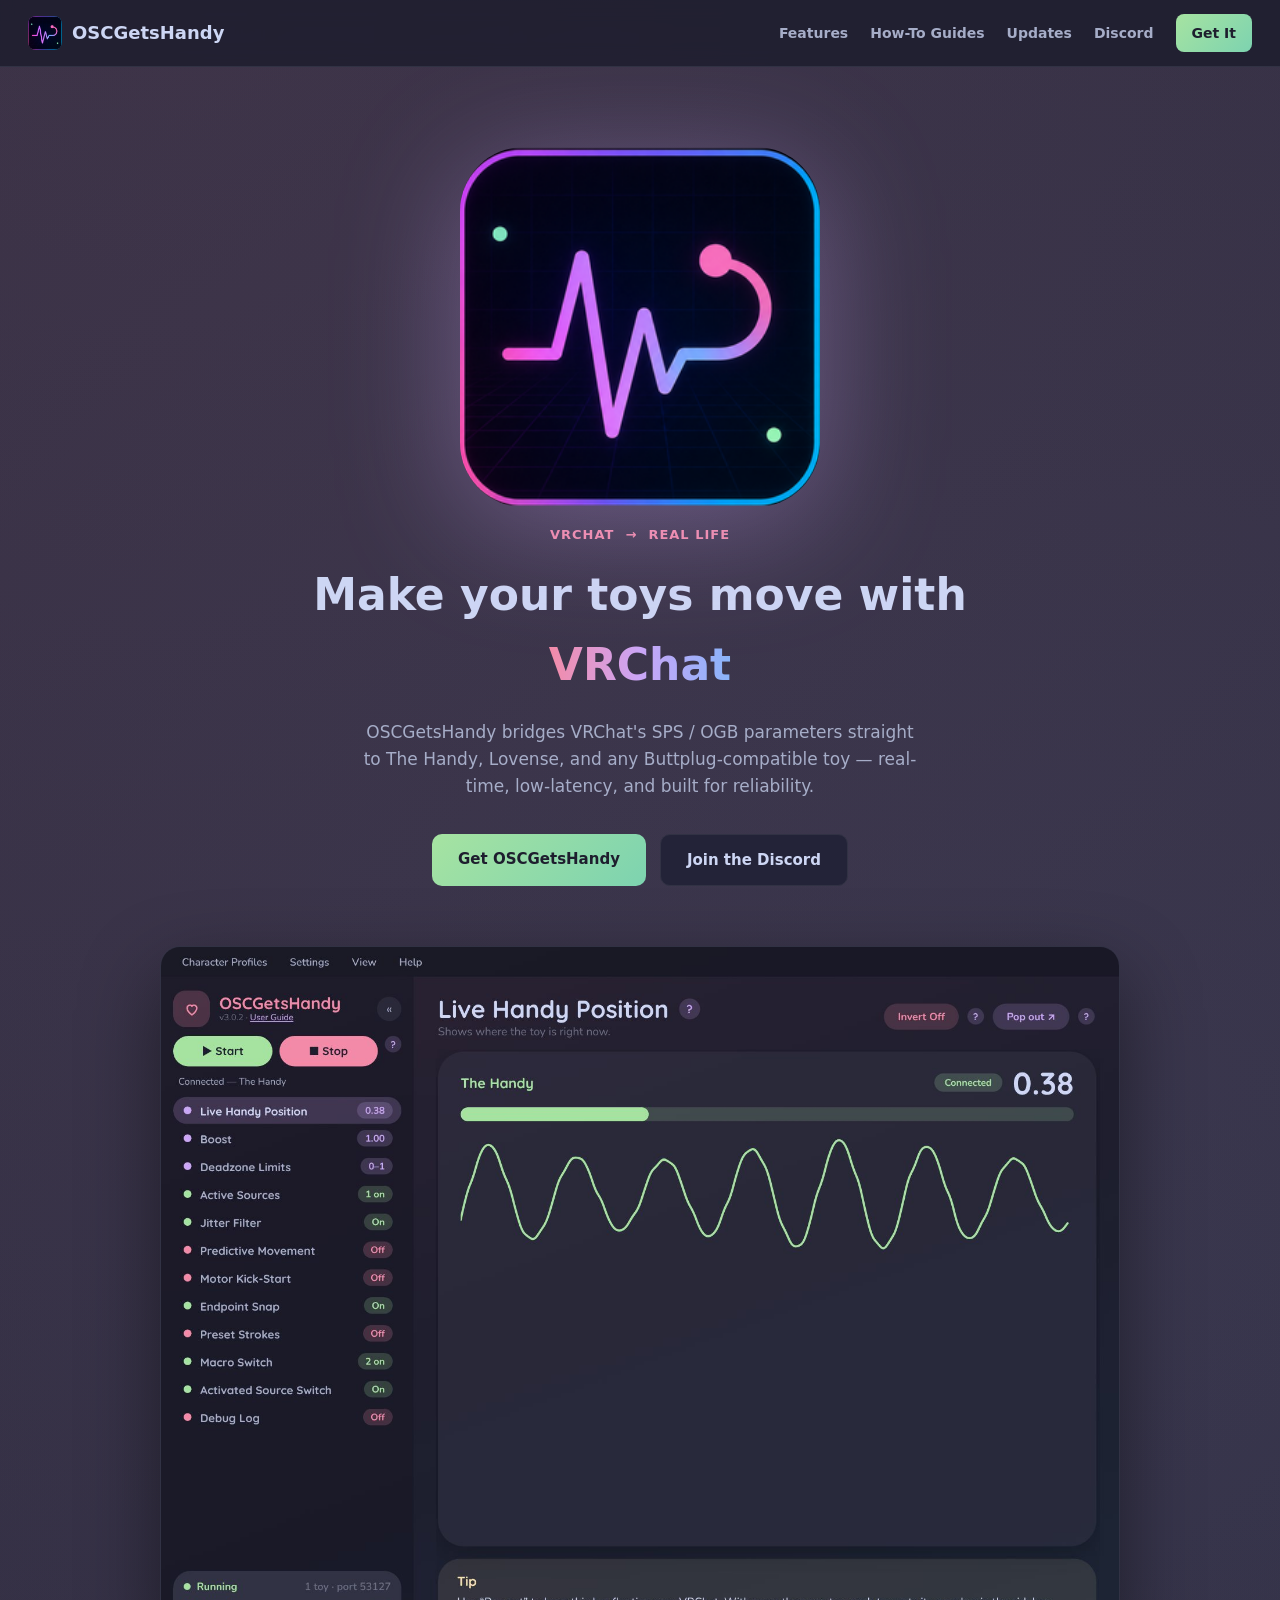
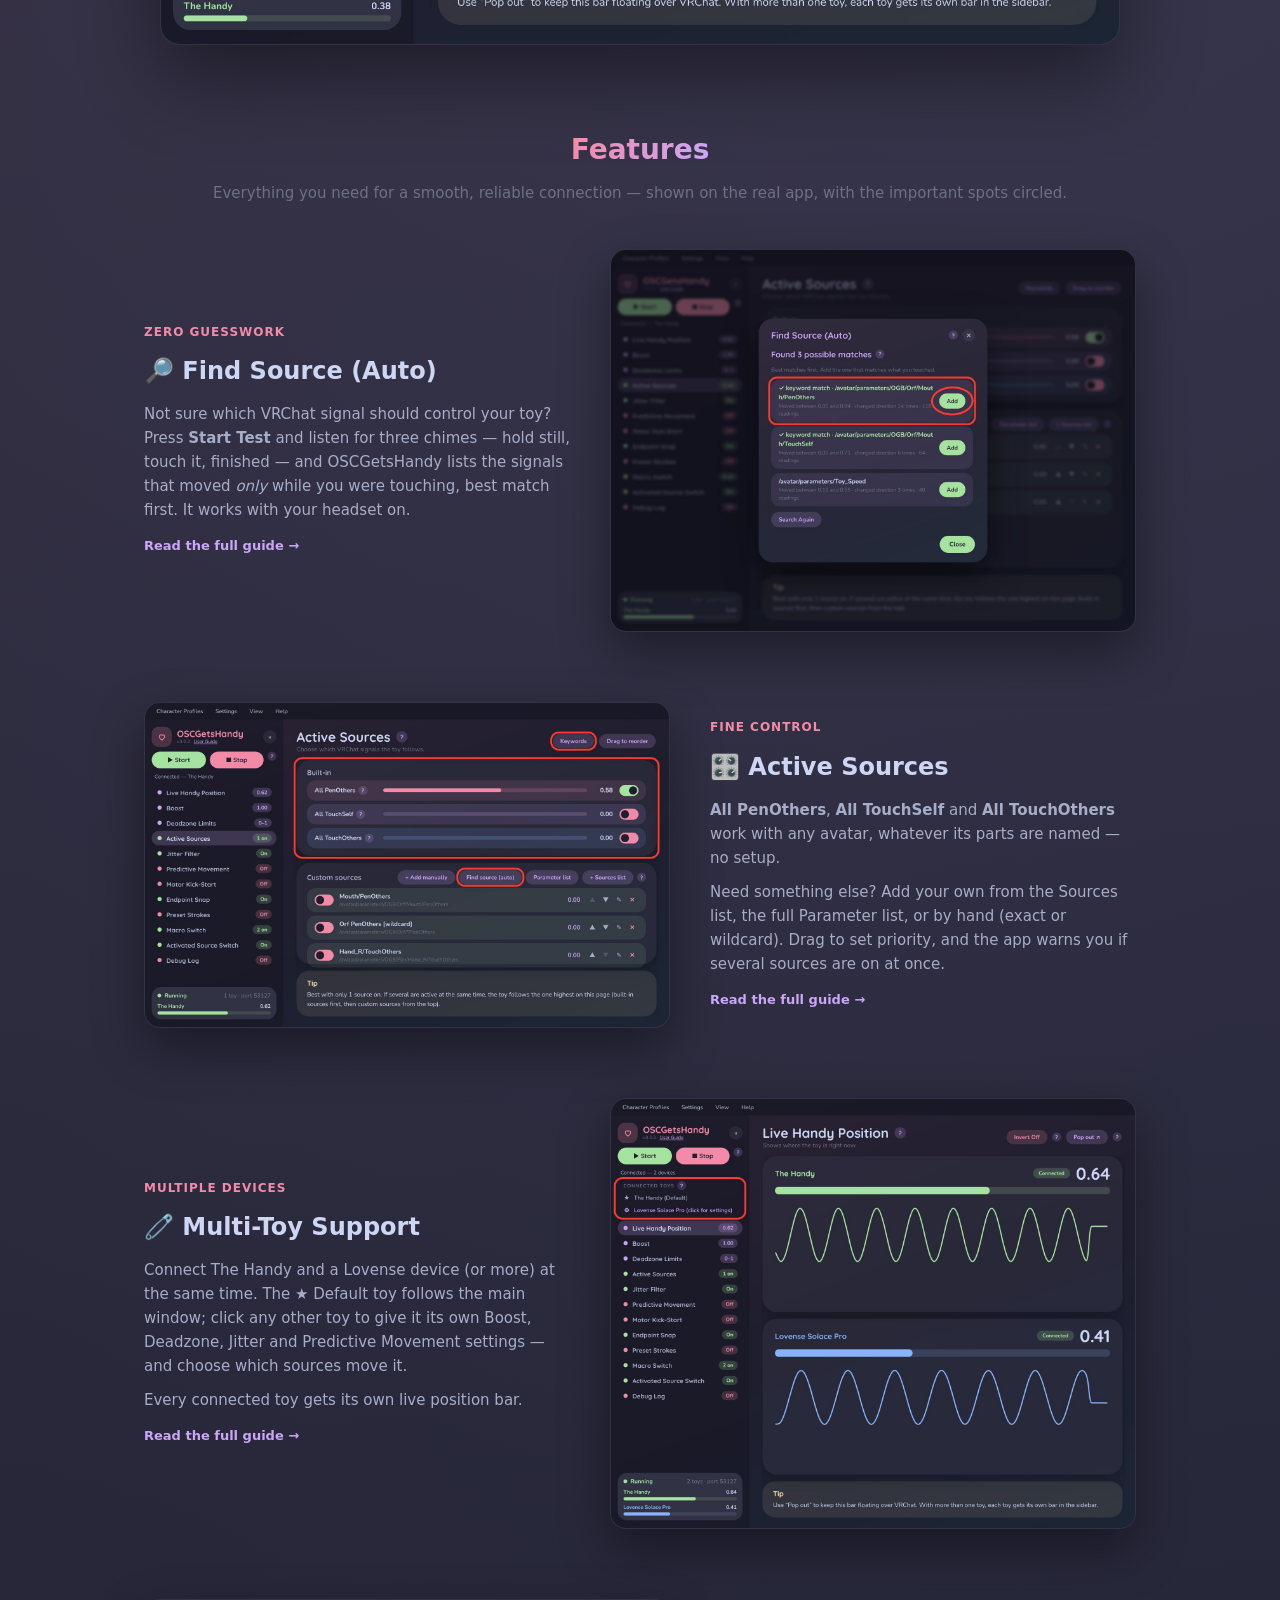
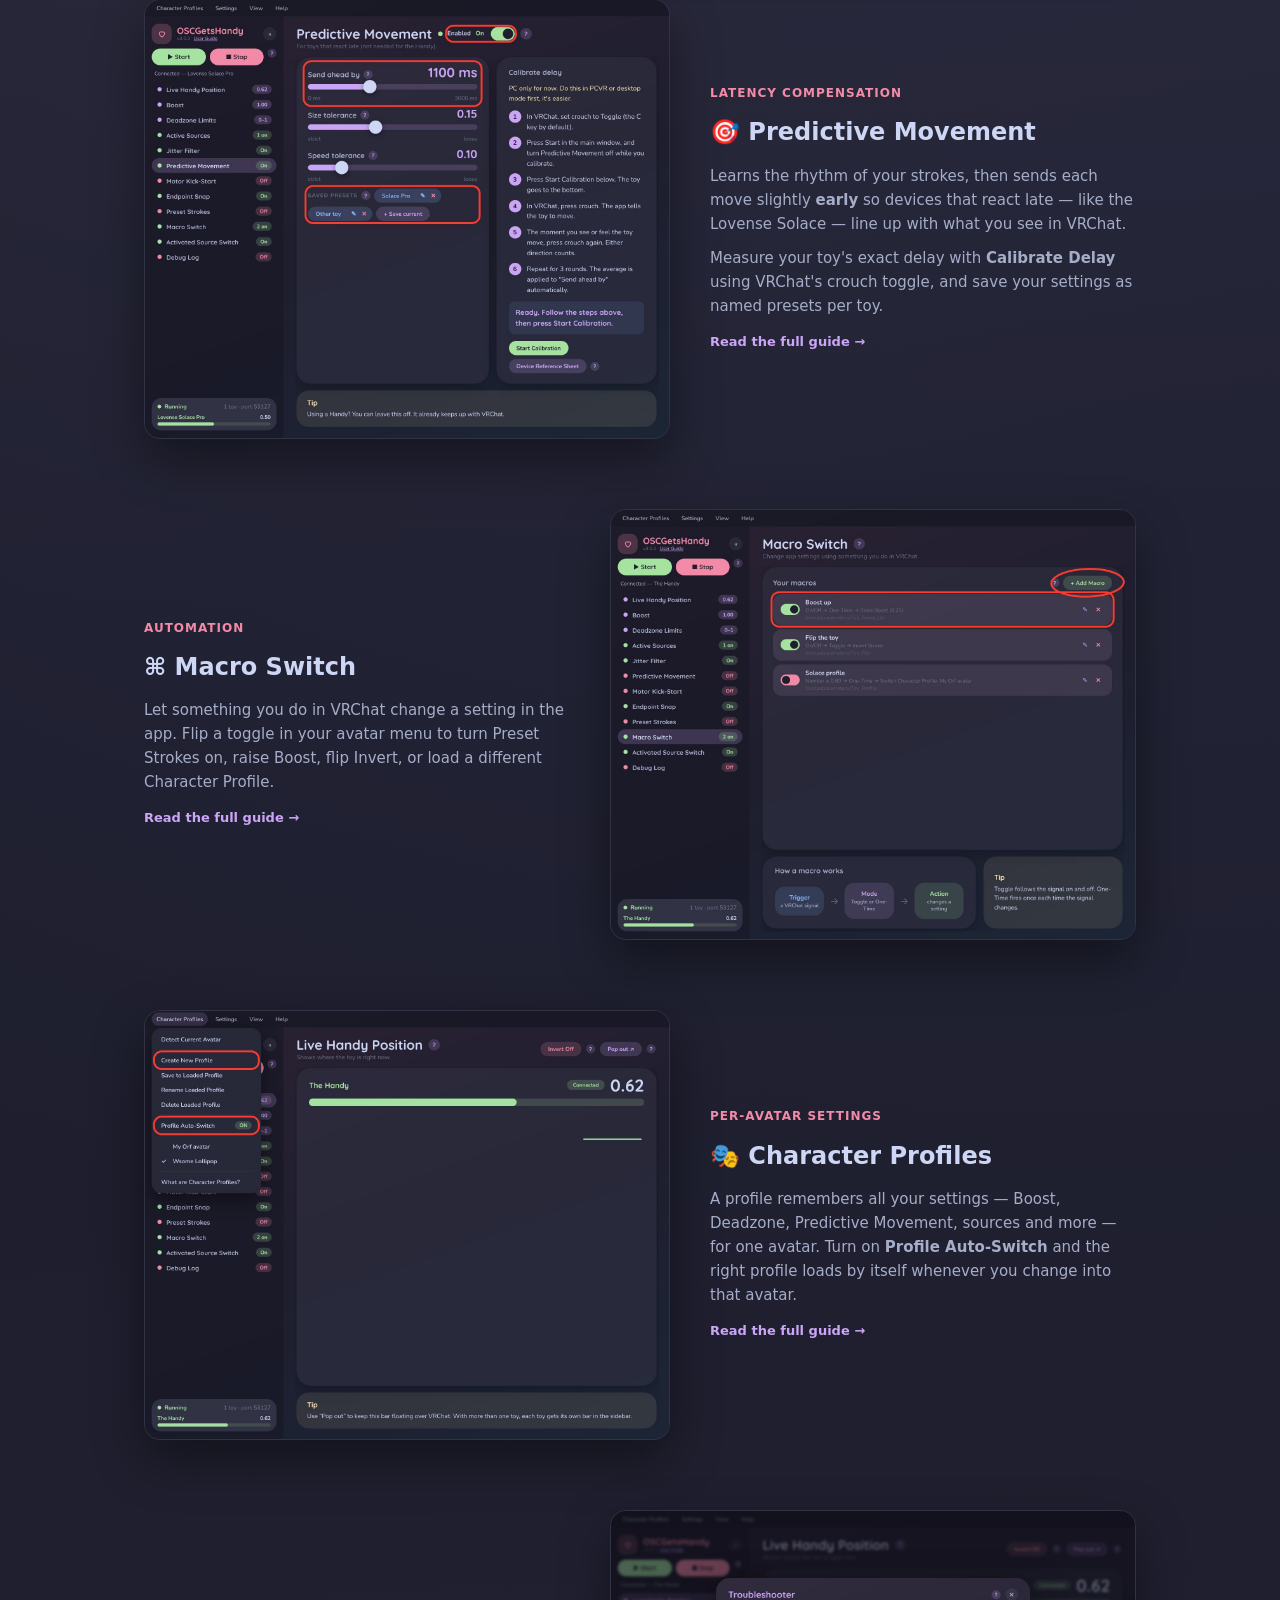
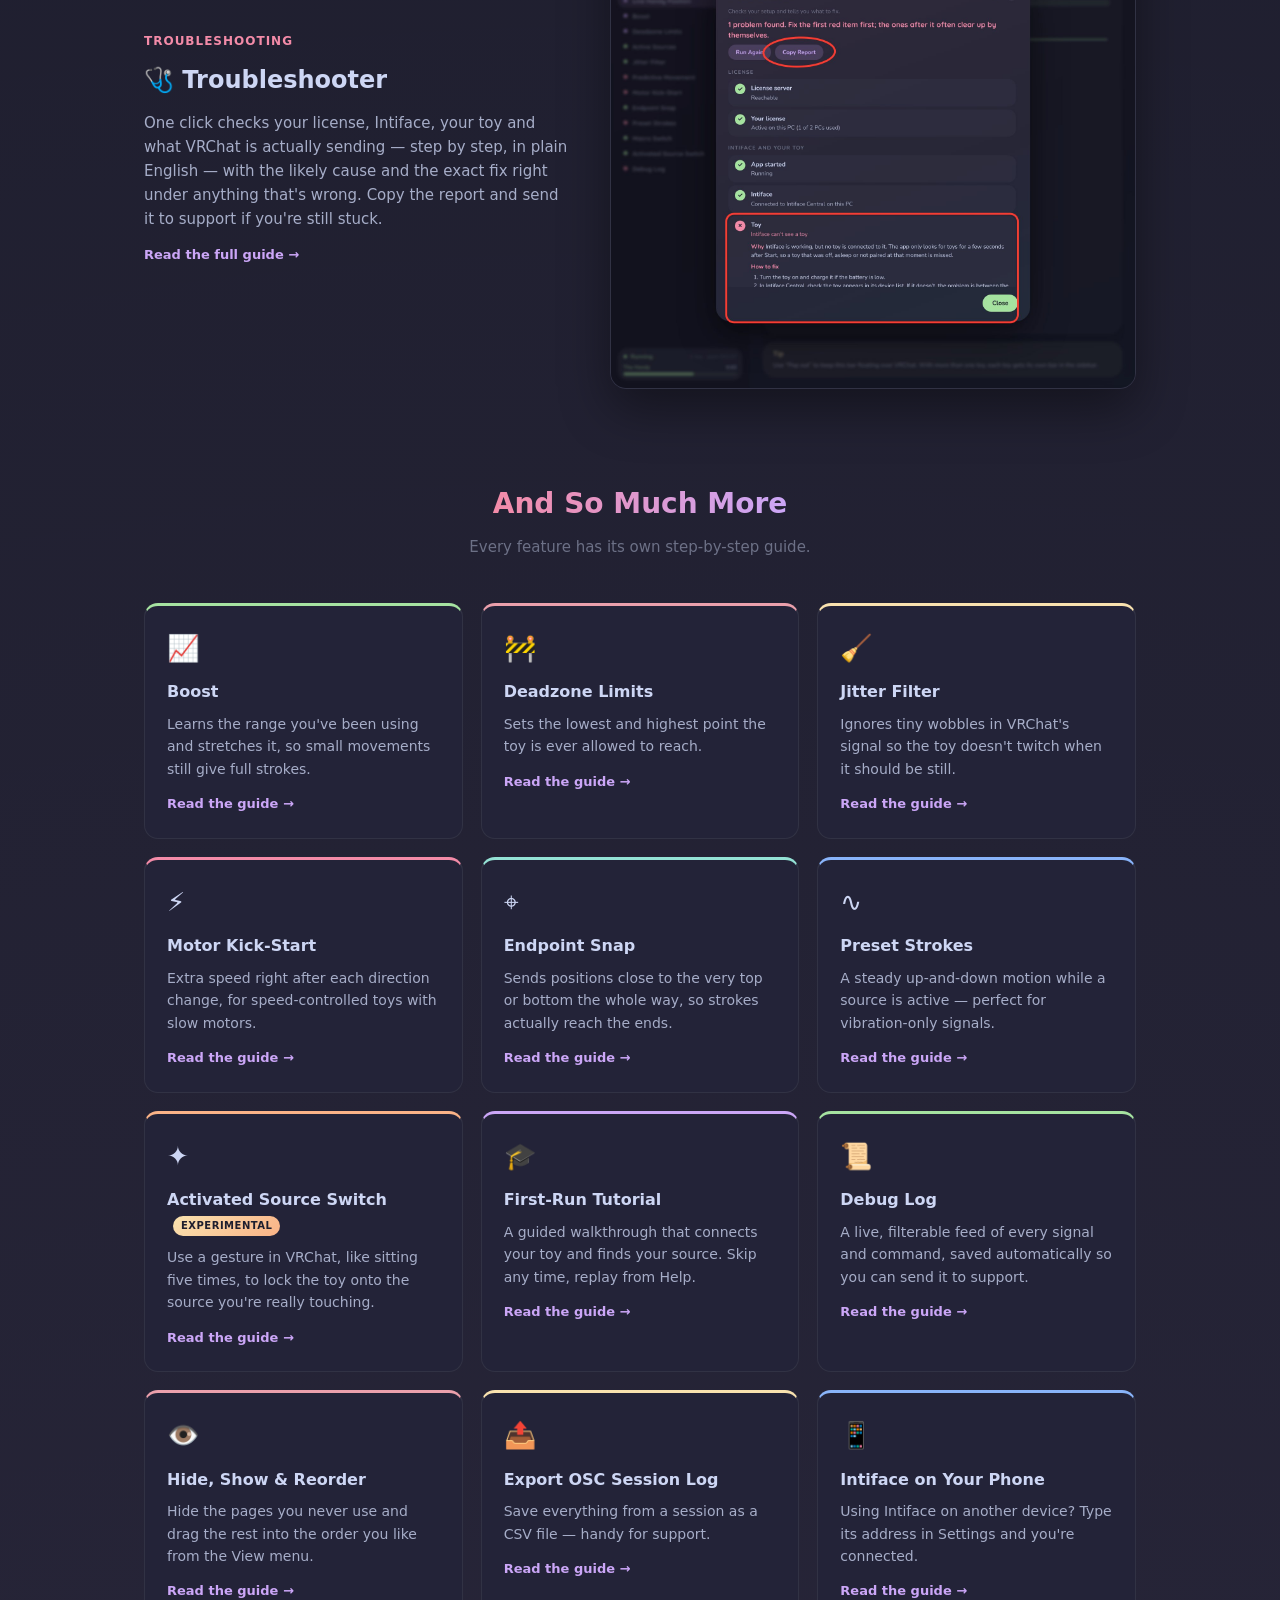
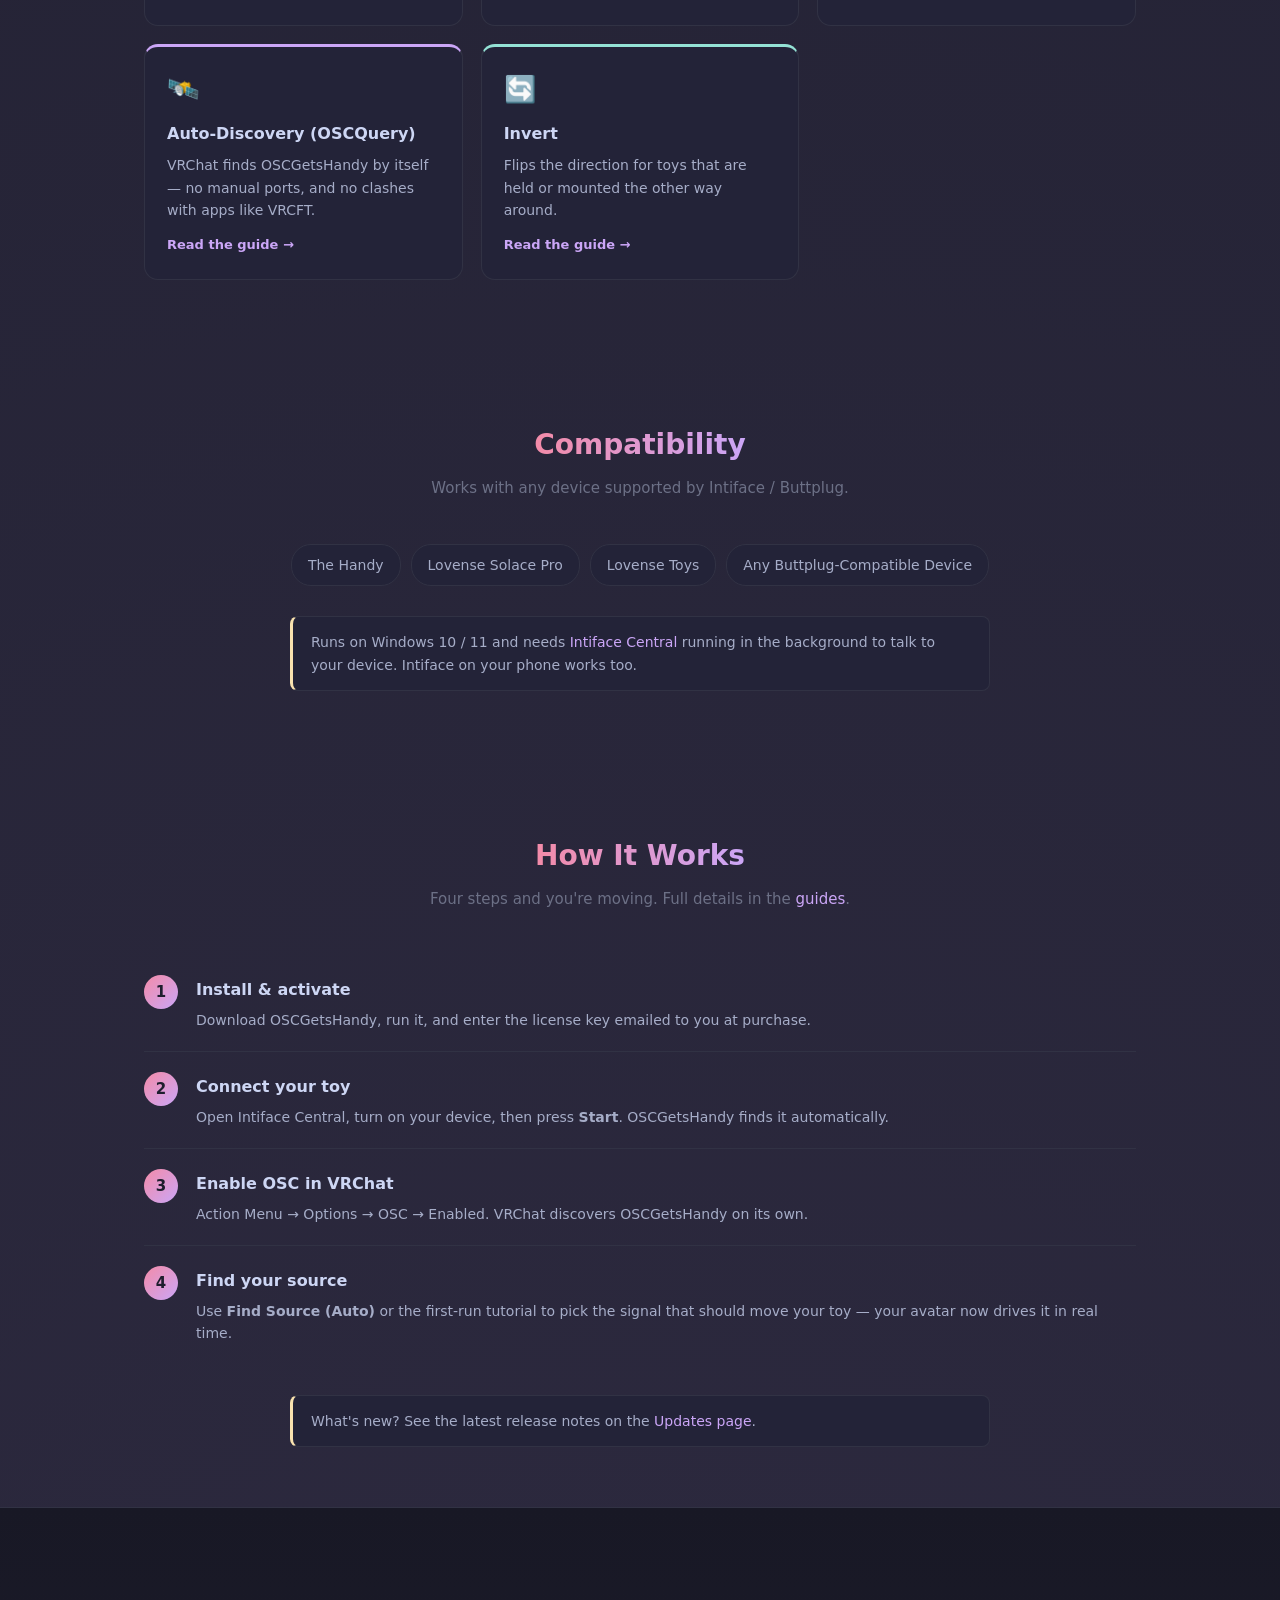
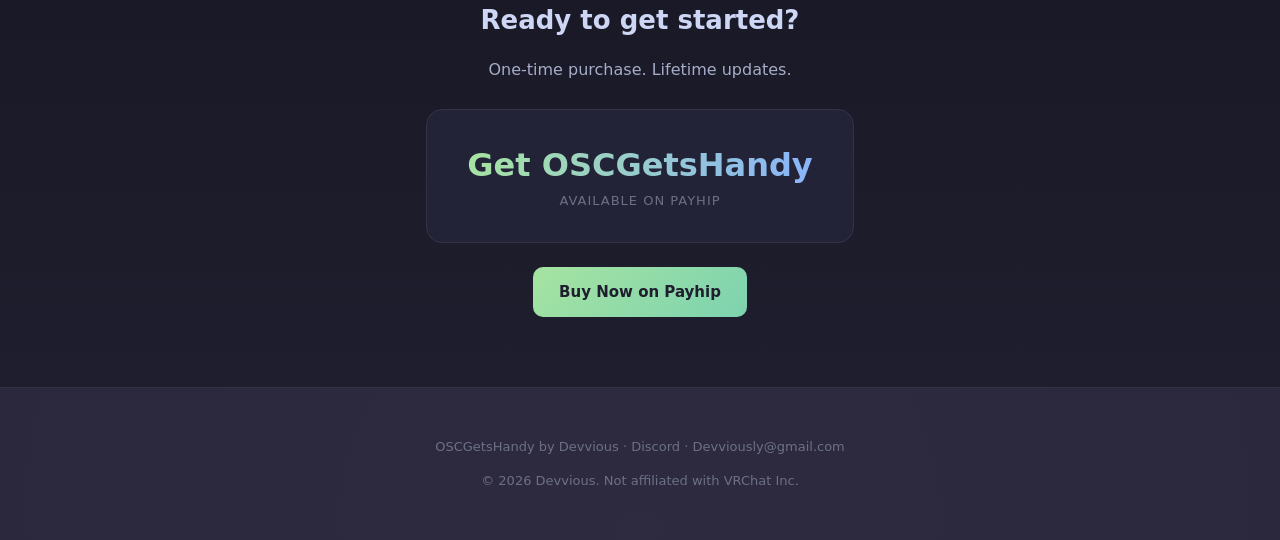
<file: index.html>
<!DOCTYPE html>
<html lang="en">
<head>
<meta charset="UTF-8">
<meta name="google-site-verification" content="uTS2OblTlIvFcckQAsPYQFG1Yxoi6yd62B6ykbO2mVI" />
<meta name="viewport" content="width=device-width, initial-scale=1.0">
<title>OSCGetsHandy — VRChat OSC to Toy Bridge</title>
<meta name="description" content="Connect VRChat SPS/OGB to The Handy, Lovense and any Buttplug-compatible toy. Auto source finder, multi-toy support, Predictive Movement, macros, character profiles and more.">
<link rel="icon" href="favicon.ico">
<link rel="stylesheet" href="style.css">
</head>
<body>

<nav>
  <a href="index.html" class="brand">
    <img src="logomark.png" alt="OSCGetsHandy logo" class="logo-mark">
    OSCGetsHandy
  </a>
  <div class="navlinks">
    <a href="index.html#features">Features</a>
    <a href="guides.html">How-To Guides</a>
    <a href="updates.html">Updates</a>
    <a href="https://discord.gg/hHBfj7q7Je" target="_blank" rel="noopener">Discord</a>
    <a class="cta" href="index.html#buy">Get It</a>
  </div>
</nav>

<header class="hero">
  <img src="logomark.png" alt="OSCGetsHandy logo" class="hero-logo">
  <div class="kicker">VRChat &nbsp;→&nbsp; Real Life</div>
  <h1>Make your toys move with <span>VRChat</span></h1>
  <p>OSCGetsHandy bridges VRChat's SPS / OGB parameters straight to The Handy, Lovense, and any Buttplug-compatible toy — real-time, low-latency, and built for reliability.</p>
  <div class="hero-btns">
    <a class="btn btn-primary" href="#buy">Get OSCGetsHandy</a>
    <a class="btn btn-secondary" href="https://discord.gg/hHBfj7q7Je" target="_blank" rel="noopener">Join the Discord</a>
  </div>
</header>

<div class="hero-shot">
  <img src="img/app_hero.jpg" alt="The OSCGetsHandy app showing the Live Handy Position page with a moving position graph" width="1650" height="1200">
</div>

<section class="section" id="features">
  <div class="section-head"><h2>Features</h2></div>
  <div class="subtitle">Everything you need for a smooth, reliable connection — shown on the real app, with the important spots circled.</div>

  <div class="feature-row">
    <div class="ftext">
      <div class="eyebrow">Zero Guesswork</div>
      <h3>🔎 Find Source (Auto)</h3>
      <p>Not sure which VRChat signal should control your toy? Press <strong>Start Test</strong> and listen for three chimes — hold still, touch it, finished — and OSCGetsHandy lists the signals that moved <em>only</em> while you were touching, best match first. It works with your headset on.</p>
      <a class="readmore" href="guides.html#find-source">Read the full guide →</a>
    </div>
    <div class="fshot"><img src="img/find_source_results.jpg" alt="Find Source (Auto) results with the best match and its Add button circled in red" width="1650" height="1200" loading="lazy"></div>
  </div>
  <div class="feature-row reverse">
    <div class="ftext">
      <div class="eyebrow">Fine Control</div>
      <h3>🎛️ Active Sources</h3>
      <p><strong>All PenOthers</strong>, <strong>All TouchSelf</strong> and <strong>All TouchOthers</strong> work with any avatar, whatever its parts are named — no setup.</p>
      <p>Need something else? Add your own from the Sources list, the full Parameter list, or by hand (exact or wildcard). Drag to set priority, and the app warns you if several sources are on at once.</p>
      <a class="readmore" href="guides.html#active-sources">Read the full guide →</a>
    </div>
    <div class="fshot"><img src="img/active_sources.jpg" alt="Active Sources page with the built-in sources boxed and the custom source buttons circled" width="1650" height="1020" loading="lazy"></div>
  </div>
  <div class="feature-row">
    <div class="ftext">
      <div class="eyebrow">Multiple Devices</div>
      <h3>🧷 Multi-Toy Support</h3>
      <p>Connect The Handy and a Lovense device (or more) at the same time. The ★ Default toy follows the main window; click any other toy to give it its own Boost, Deadzone, Jitter and Predictive Movement settings — and choose which sources move it.</p>
      <p>Every connected toy gets its own live position bar.</p>
      <a class="readmore" href="guides.html#multi-toy">Read the full guide →</a>
    </div>
    <div class="fshot"><img src="img/multitoy.jpg" alt="Live Handy Position page showing two connected toys, each with its own bar and graph, and the Connected Toys list boxed" width="1650" height="1350" loading="lazy"></div>
  </div>
  <div class="feature-row reverse">
    <div class="ftext">
      <div class="eyebrow">Latency Compensation</div>
      <h3>🎯 Predictive Movement</h3>
      <p>Learns the rhythm of your strokes, then sends each move slightly <strong>early</strong> so devices that react late — like the Lovense Solace — line up with what you see in VRChat.</p>
      <p>Measure your toy's exact delay with <strong>Calibrate Delay</strong> using VRChat's crouch toggle, and save your settings as named presets per toy.</p>
      <a class="readmore" href="guides.html#predictive-movement">Read the full guide →</a>
    </div>
    <div class="fshot"><img src="img/predictive.jpg" alt="Predictive Movement page with the Enabled switch, Send ahead by slider and Saved Presets circled in red" width="1650" height="1380" loading="lazy"></div>
  </div>
  <div class="feature-row">
    <div class="ftext">
      <div class="eyebrow">Automation</div>
      <h3>⌘ Macro Switch</h3>
      <p>Let something you do in VRChat change a setting in the app. Flip a toggle in your avatar menu to turn Preset Strokes on, raise Boost, flip Invert, or load a different Character Profile.</p>
      <a class="readmore" href="guides.html#macro-switch">Read the full guide →</a>
    </div>
    <div class="fshot"><img src="img/macro_switch.jpg" alt="Macro Switch page listing three macros, with Add Macro circled" width="1650" height="1350" loading="lazy"></div>
  </div>
  <div class="feature-row reverse">
    <div class="ftext">
      <div class="eyebrow">Per-Avatar Settings</div>
      <h3>🎭 Character Profiles</h3>
      <p>A profile remembers all your settings — Boost, Deadzone, Predictive Movement, sources and more — for one avatar. Turn on <strong>Profile Auto-Switch</strong> and the right profile loads by itself whenever you change into that avatar.</p>
      <a class="readmore" href="guides.html#profiles">Read the full guide →</a>
    </div>
    <div class="fshot"><img src="img/profiles_menu.jpg" alt="Character Profiles menu with Create New Profile and Profile Auto-Switch circled" width="1650" height="1350" loading="lazy"></div>
  </div>
  <div class="feature-row">
    <div class="ftext">
      <div class="eyebrow">Troubleshooting</div>
      <h3>🩺 Troubleshooter</h3>
      <p>One click checks your license, Intiface, your toy and what VRChat is actually sending — step by step, in plain English — with the likely cause and the exact fix right under anything that's wrong. Copy the report and send it to support if you're still stuck.</p>
      <a class="readmore" href="guides.html#troubleshooter">Read the full guide →</a>
    </div>
    <div class="fshot"><img src="img/troubleshooter.jpg" alt="Troubleshooter window with a failing Toy check circled in red and the Copy Report button circled" width="1650" height="1500" loading="lazy"></div>
  </div>

  <div class="section-head" style="margin-top:20px;"><h2>And So Much More</h2></div>
  <div class="subtitle">Every feature has its own step-by-step guide.</div>
  <div class="grid">
    <div class="card grad-3">
      <span class="icon">📈</span>
      <h3>Boost</h3>
      <p>Learns the range you've been using and stretches it, so small movements still give full strokes.</p>
      <a href="guides.html#boost">Read the guide →</a>
    </div>
    <div class="card grad-6">
      <span class="icon">🚧</span>
      <h3>Deadzone Limits</h3>
      <p>Sets the lowest and highest point the toy is ever allowed to reach.</p>
      <a href="guides.html#deadzone">Read the guide →</a>
    </div>
    <div class="card grad-2">
      <span class="icon">🧹</span>
      <h3>Jitter Filter</h3>
      <p>Ignores tiny wobbles in VRChat's signal so the toy doesn't twitch when it should be still.</p>
      <a href="guides.html#jitter">Read the guide →</a>
    </div>
    <div class="card grad-1">
      <span class="icon">⚡</span>
      <h3>Motor Kick-Start</h3>
      <p>Extra speed right after each direction change, for speed-controlled toys with slow motors.</p>
      <a href="guides.html#motor-kick-start">Read the guide →</a>
    </div>
    <div class="card grad-8">
      <span class="icon">⌖</span>
      <h3>Endpoint Snap</h3>
      <p>Sends positions close to the very top or bottom the whole way, so strokes actually reach the ends.</p>
      <a href="guides.html#endpoint-snap">Read the guide →</a>
    </div>
    <div class="card grad-4">
      <span class="icon">∿</span>
      <h3>Preset Strokes</h3>
      <p>A steady up-and-down motion while a source is active — perfect for vibration-only signals.</p>
      <a href="guides.html#preset-strokes">Read the guide →</a>
    </div>
    <div class="card grad-7">
      <span class="icon">✦</span>
      <h3>Activated Source Switch <span class="tag">Experimental</span></h3>
      <p>Use a gesture in VRChat, like sitting five times, to lock the toy onto the source you're really touching.</p>
      <a href="guides.html#activated-source-switch">Read the guide →</a>
    </div>
    <div class="card grad-5">
      <span class="icon">🎓</span>
      <h3>First-Run Tutorial</h3>
      <p>A guided walkthrough that connects your toy and finds your source. Skip any time, replay from Help.</p>
      <a href="guides.html#first-run-tutorial">Read the guide →</a>
    </div>
    <div class="card grad-3">
      <span class="icon">📜</span>
      <h3>Debug Log</h3>
      <p>A live, filterable feed of every signal and command, saved automatically so you can send it to support.</p>
      <a href="guides.html#debug-log">Read the guide →</a>
    </div>
    <div class="card grad-6">
      <span class="icon">👁️</span>
      <h3>Hide, Show &amp; Reorder</h3>
      <p>Hide the pages you never use and drag the rest into the order you like from the View menu.</p>
      <a href="guides.html#hide-show">Read the guide →</a>
    </div>
    <div class="card grad-2">
      <span class="icon">📤</span>
      <h3>Export OSC Session Log</h3>
      <p>Save everything from a session as a CSV file — handy for support.</p>
      <a href="guides.html#session-log">Read the guide →</a>
    </div>
    <div class="card grad-4">
      <span class="icon">📱</span>
      <h3>Intiface on Your Phone</h3>
      <p>Using Intiface on another device? Type its address in Settings and you're connected.</p>
      <a href="guides.html#settings">Read the guide →</a>
    </div>
    <div class="card grad-5">
      <span class="icon">🛰️</span>
      <h3>Auto-Discovery (OSCQuery)</h3>
      <p>VRChat finds OSCGetsHandy by itself — no manual ports, and no clashes with apps like VRCFT.</p>
      <a href="guides.html#getting-started">Read the guide →</a>
    </div>
    <div class="card grad-8">
      <span class="icon">🔄</span>
      <h3>Invert</h3>
      <p>Flips the direction for toys that are held or mounted the other way around.</p>
      <a href="guides.html#invert">Read the guide →</a>
    </div>
  </div>
</section>

<section class="section" id="compatibility">
  <div class="section-head"><h2>Compatibility</h2></div>
  <div class="subtitle">Works with any device supported by Intiface / Buttplug.</div>
  <div class="compat">
    <span class="pill">The Handy</span>
    <span class="pill">Lovense Solace Pro</span>
    <span class="pill">Lovense Toys</span>
    <span class="pill">Any Buttplug-Compatible Device</span>
  </div>
  <div class="note">Runs on Windows 10 / 11 and needs <a href="https://intiface.com/central/" target="_blank" rel="noopener">Intiface Central</a> running in the background to talk to your device. Intiface on your phone works too.</div>
</section>

<section class="section" id="how-it-works">
  <div class="section-head"><h2>How It Works</h2></div>
  <div class="subtitle">Four steps and you're moving. Full details in the <a href="guides.html">guides</a>.</div>
  <div class="steps">
    <div class="step">
      <div class="num">1</div>
      <div>
        <h4>Install &amp; activate</h4>
        <p>Download OSCGetsHandy, run it, and enter the license key emailed to you at purchase.</p>
      </div>
    </div>
    <div class="step">
      <div class="num">2</div>
      <div>
        <h4>Connect your toy</h4>
        <p>Open Intiface Central, turn on your device, then press <strong>Start</strong>. OSCGetsHandy finds it automatically.</p>
      </div>
    </div>
    <div class="step">
      <div class="num">3</div>
      <div>
        <h4>Enable OSC in VRChat</h4>
        <p>Action Menu → Options → OSC → Enabled. VRChat discovers OSCGetsHandy on its own.</p>
      </div>
    </div>
    <div class="step">
      <div class="num">4</div>
      <div>
        <h4>Find your source</h4>
        <p>Use <strong>Find Source (Auto)</strong> or the first-run tutorial to pick the signal that should move your toy — your avatar now drives it in real time.</p>
      </div>
    </div>
  </div>
  <div class="note">What's new? See the latest release notes on the <a href="updates.html">Updates page</a>.</div>
</section>

<div class="cta-band" id="buy">
  <h2>Ready to get started?</h2>
  <p>One-time purchase. Lifetime updates.</p>
  <div class="price">
    <div class="amount">Get OSCGetsHandy</div>
    <div class="label">Available on Payhip</div>
  </div>
  <div>
    <a class="btn btn-primary" href="https://payhip.com/b/lFIj0" target="_blank" rel="noopener">Buy Now on Payhip</a>
  </div>
</div>

<footer>
  <p>OSCGetsHandy by Devvious · <a href="https://discord.gg/hHBfj7q7Je" target="_blank" rel="noopener">Discord</a> · <a href="mailto:Devviously@gmail.com">Devviously@gmail.com</a></p>
  <p>&copy; 2026 Devvious. Not affiliated with VRChat Inc.</p>
</footer>

</body>
</html>
</file>
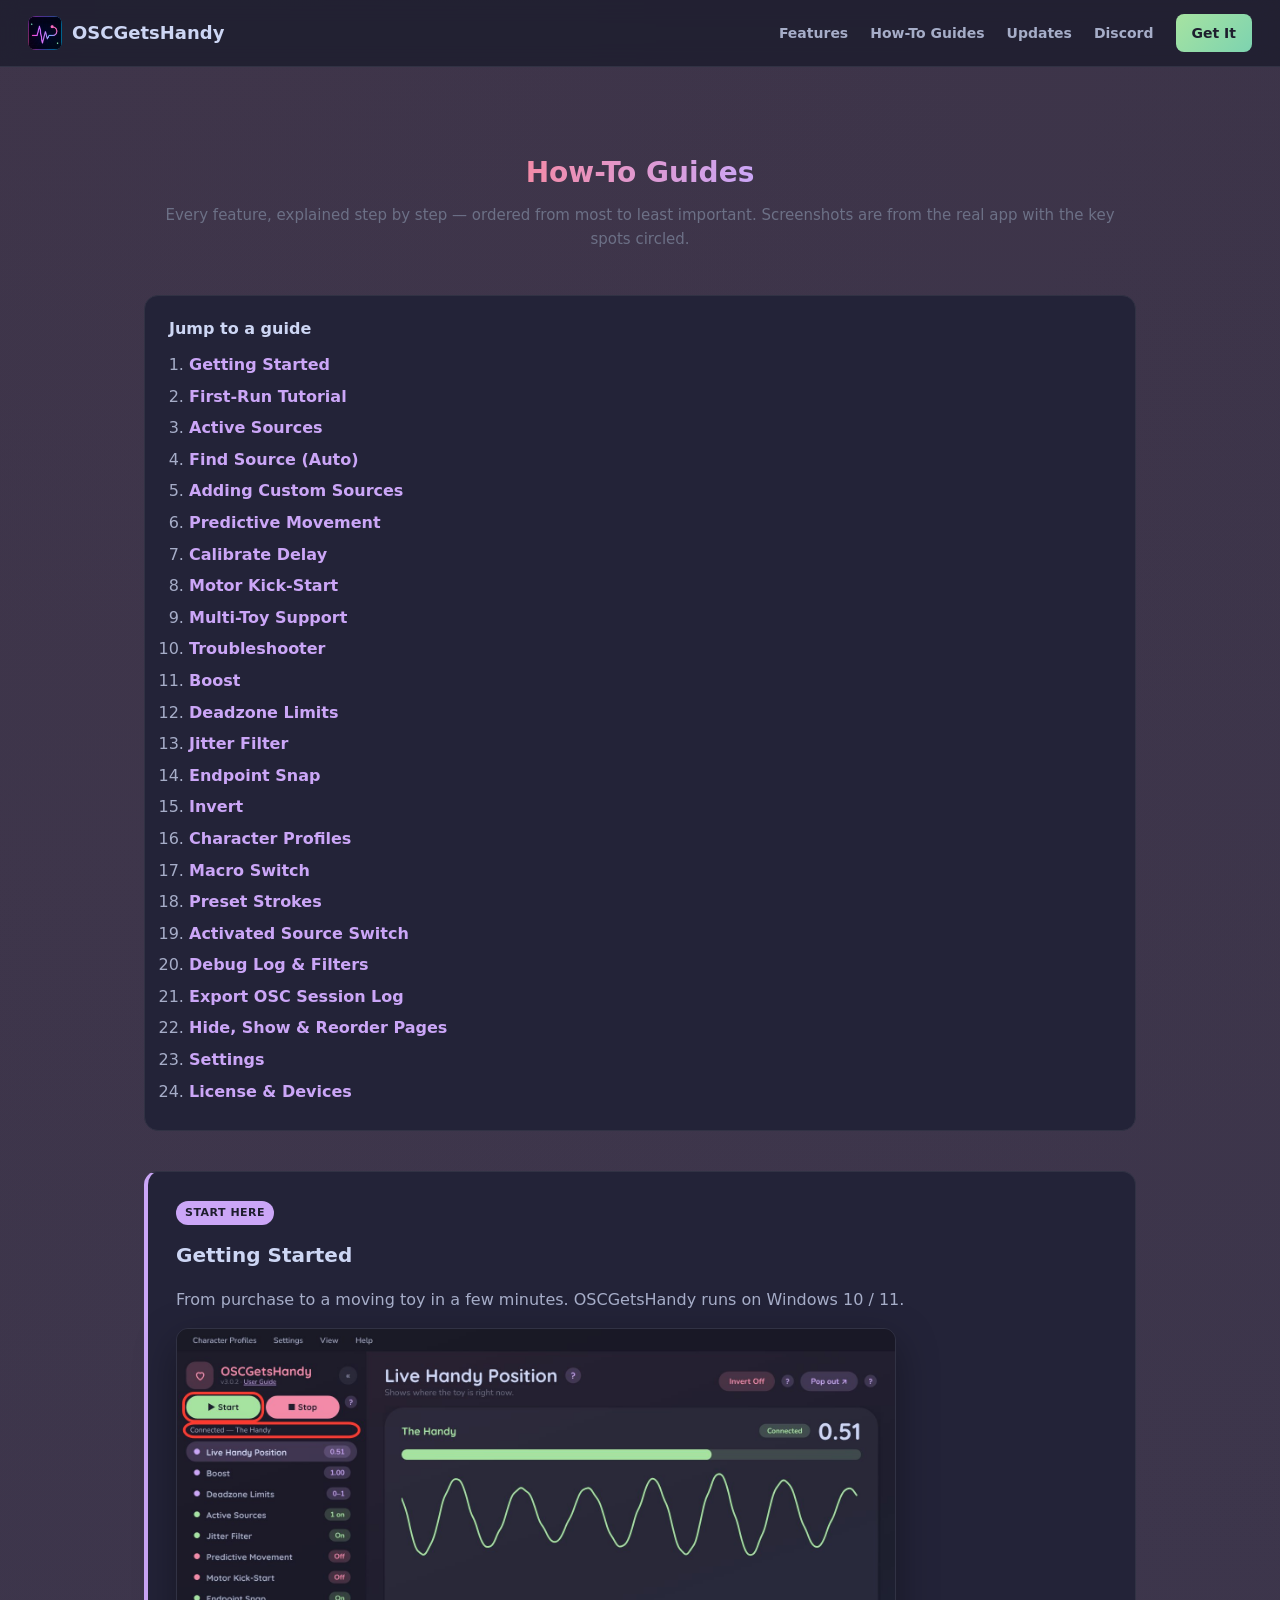
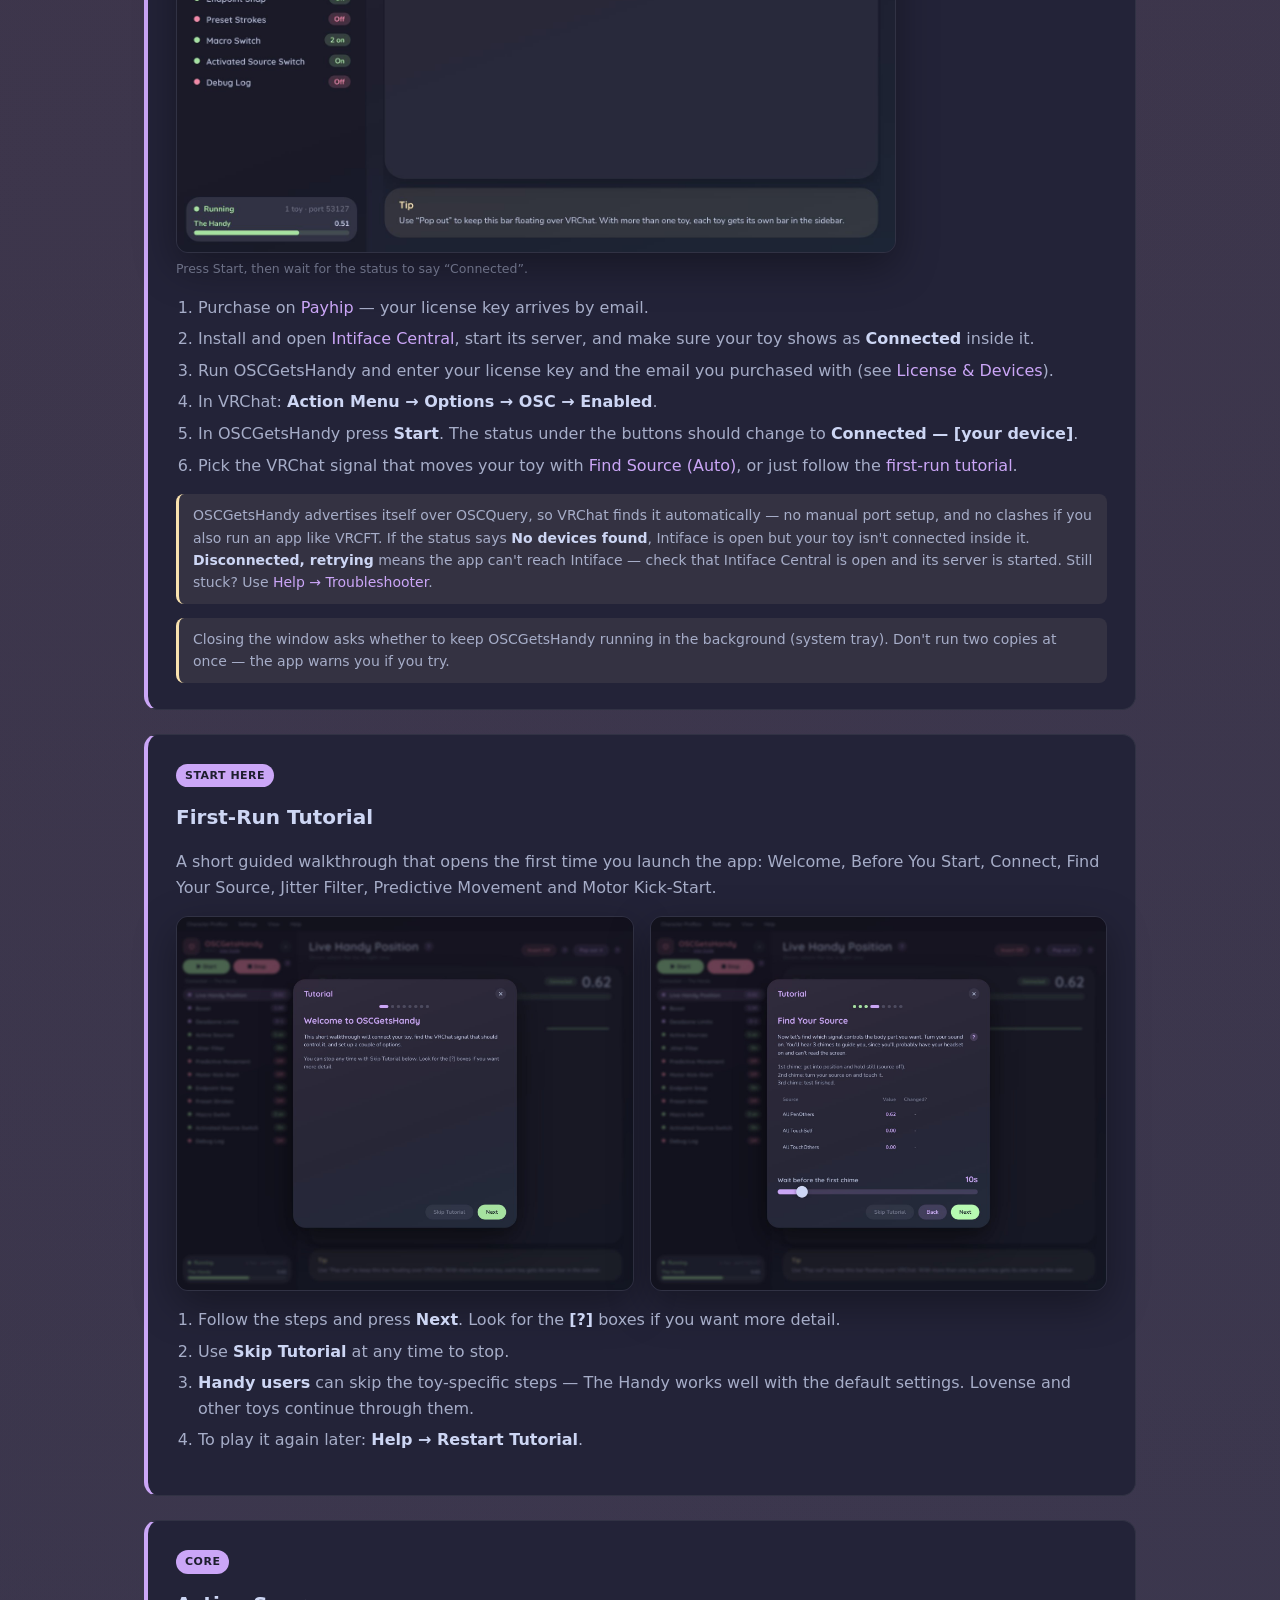
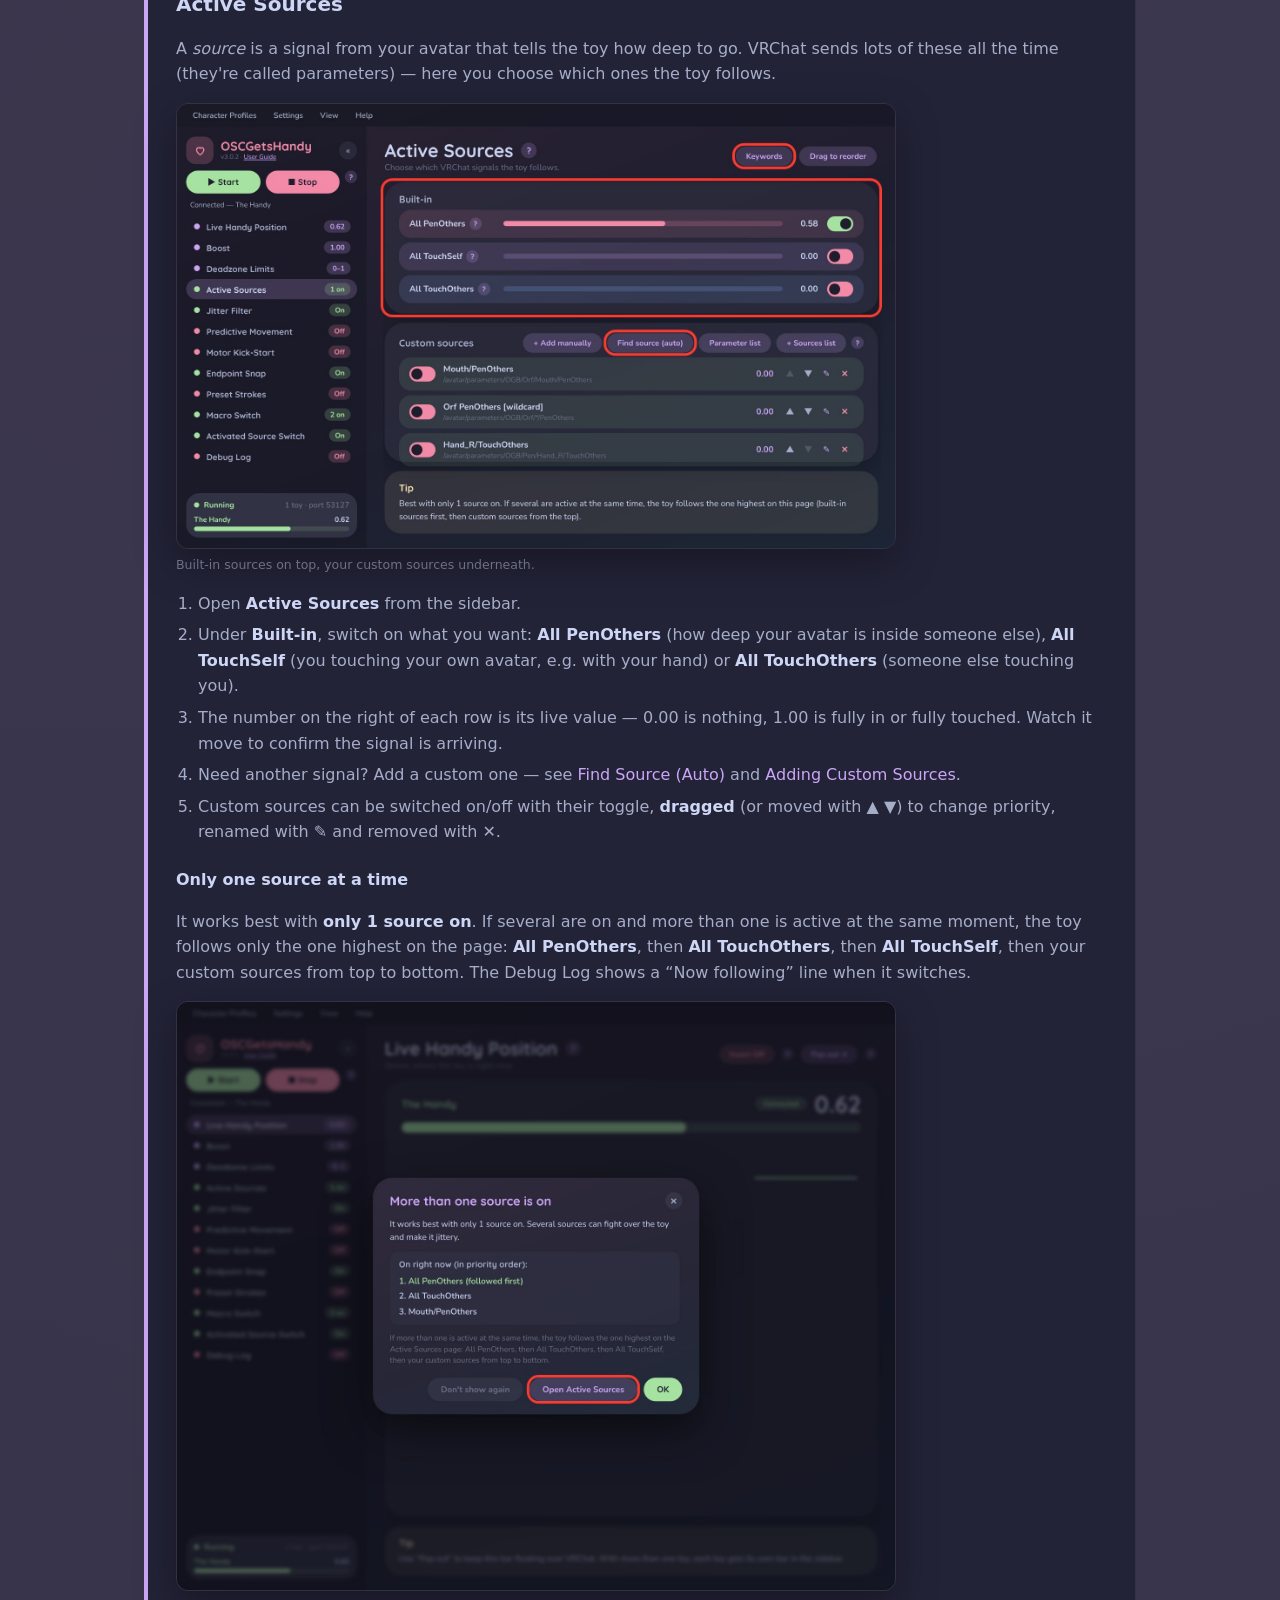
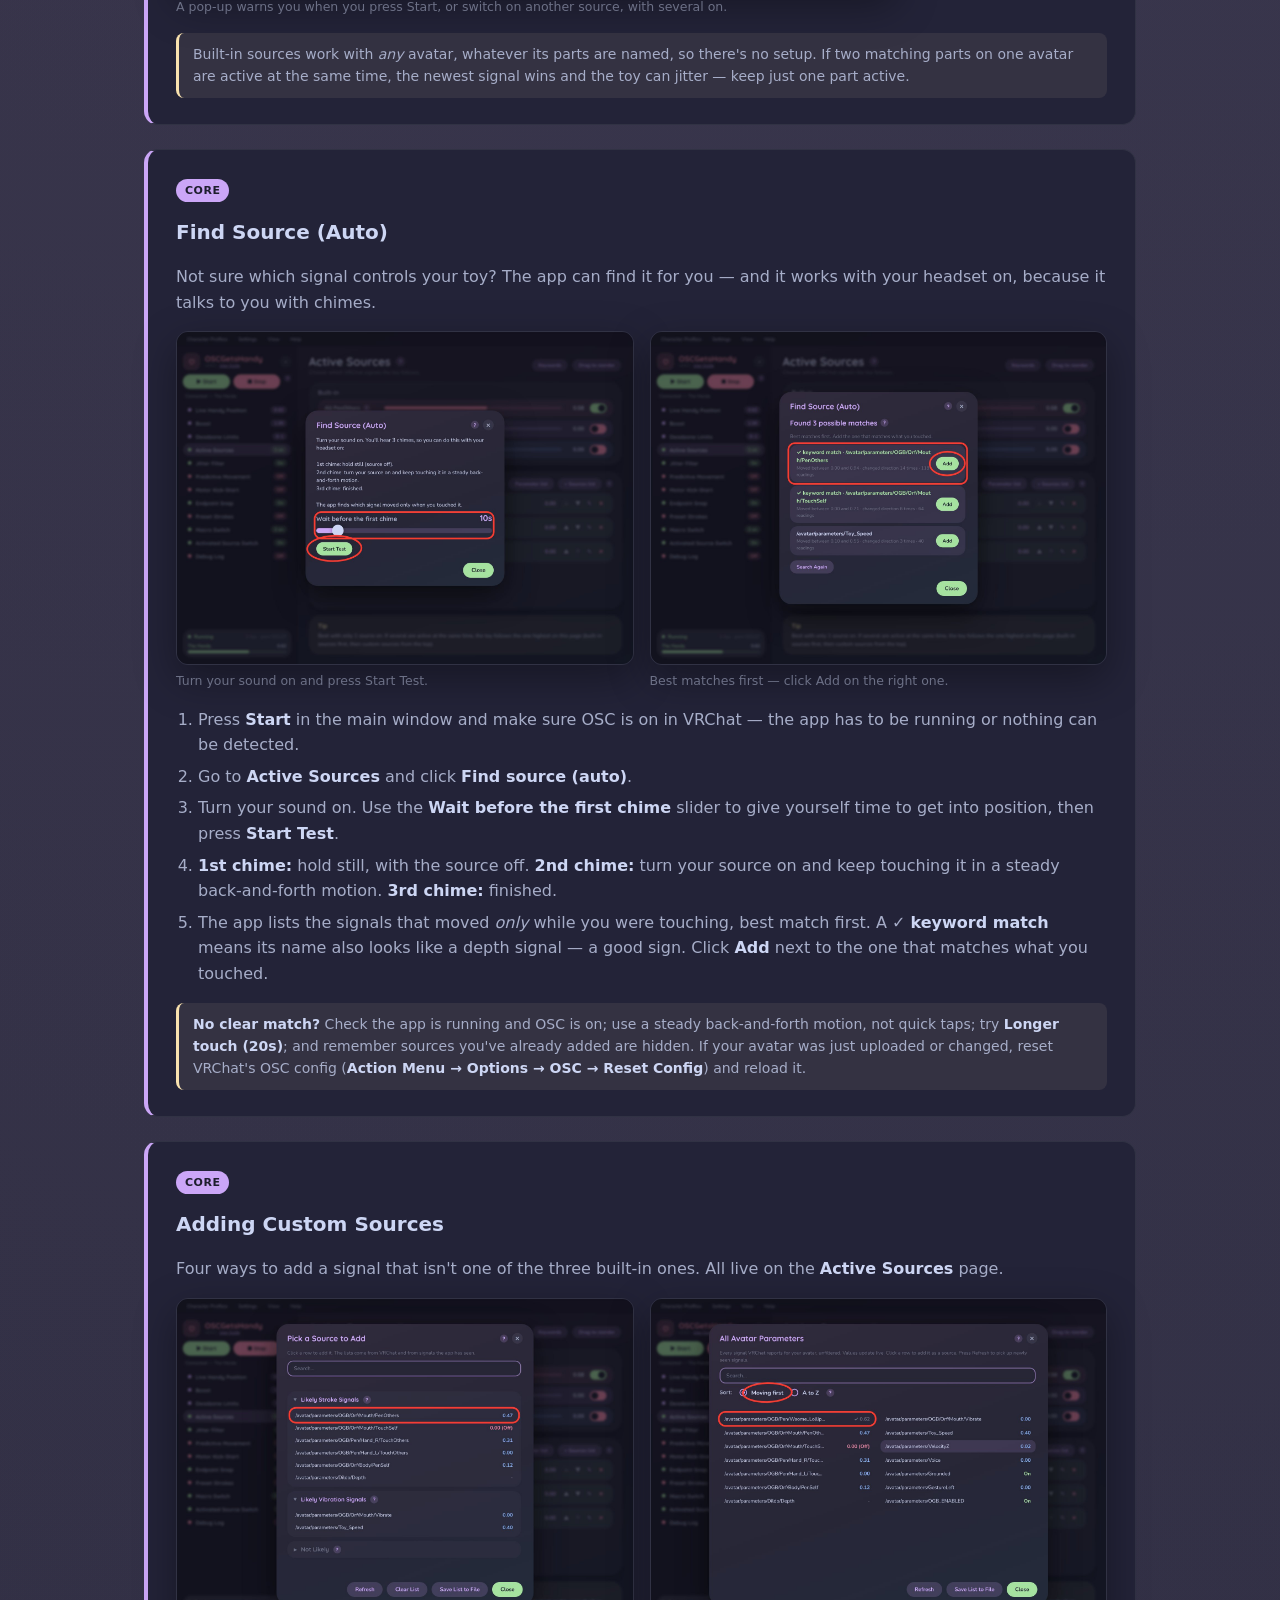
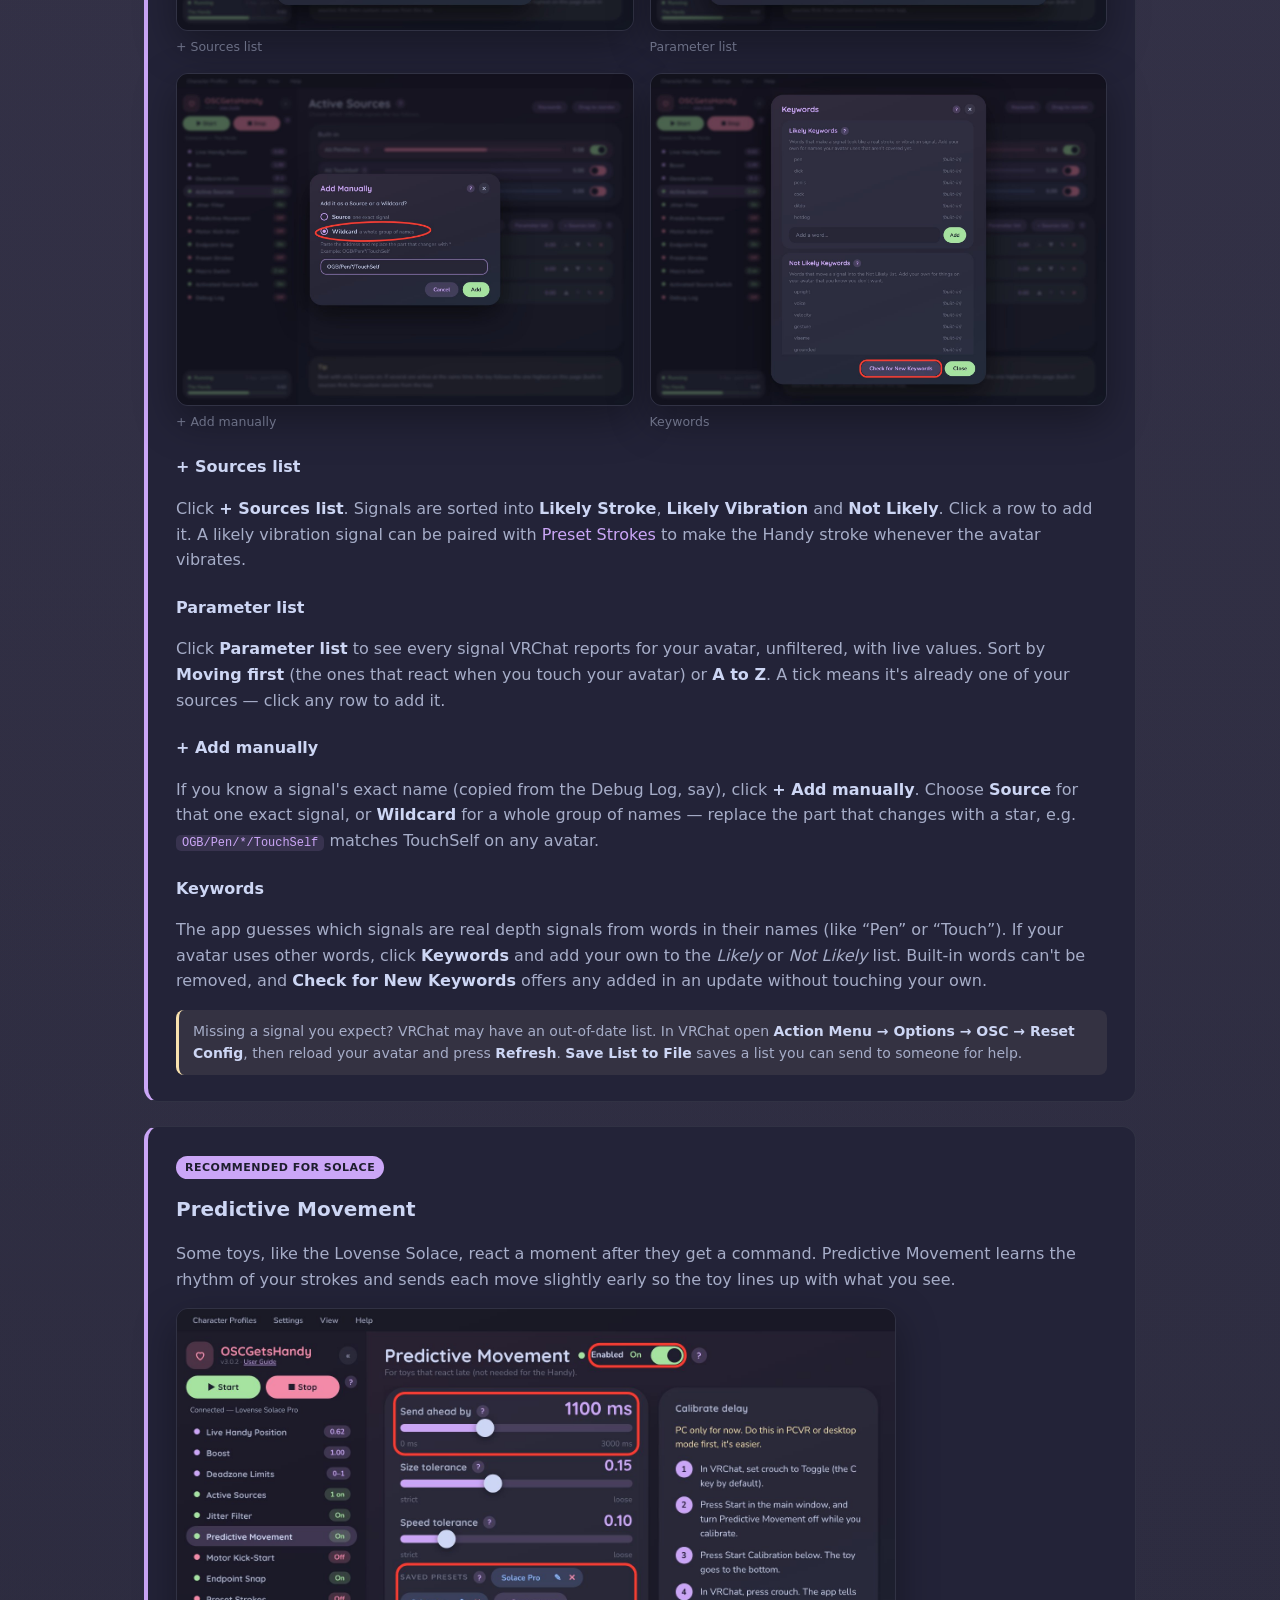
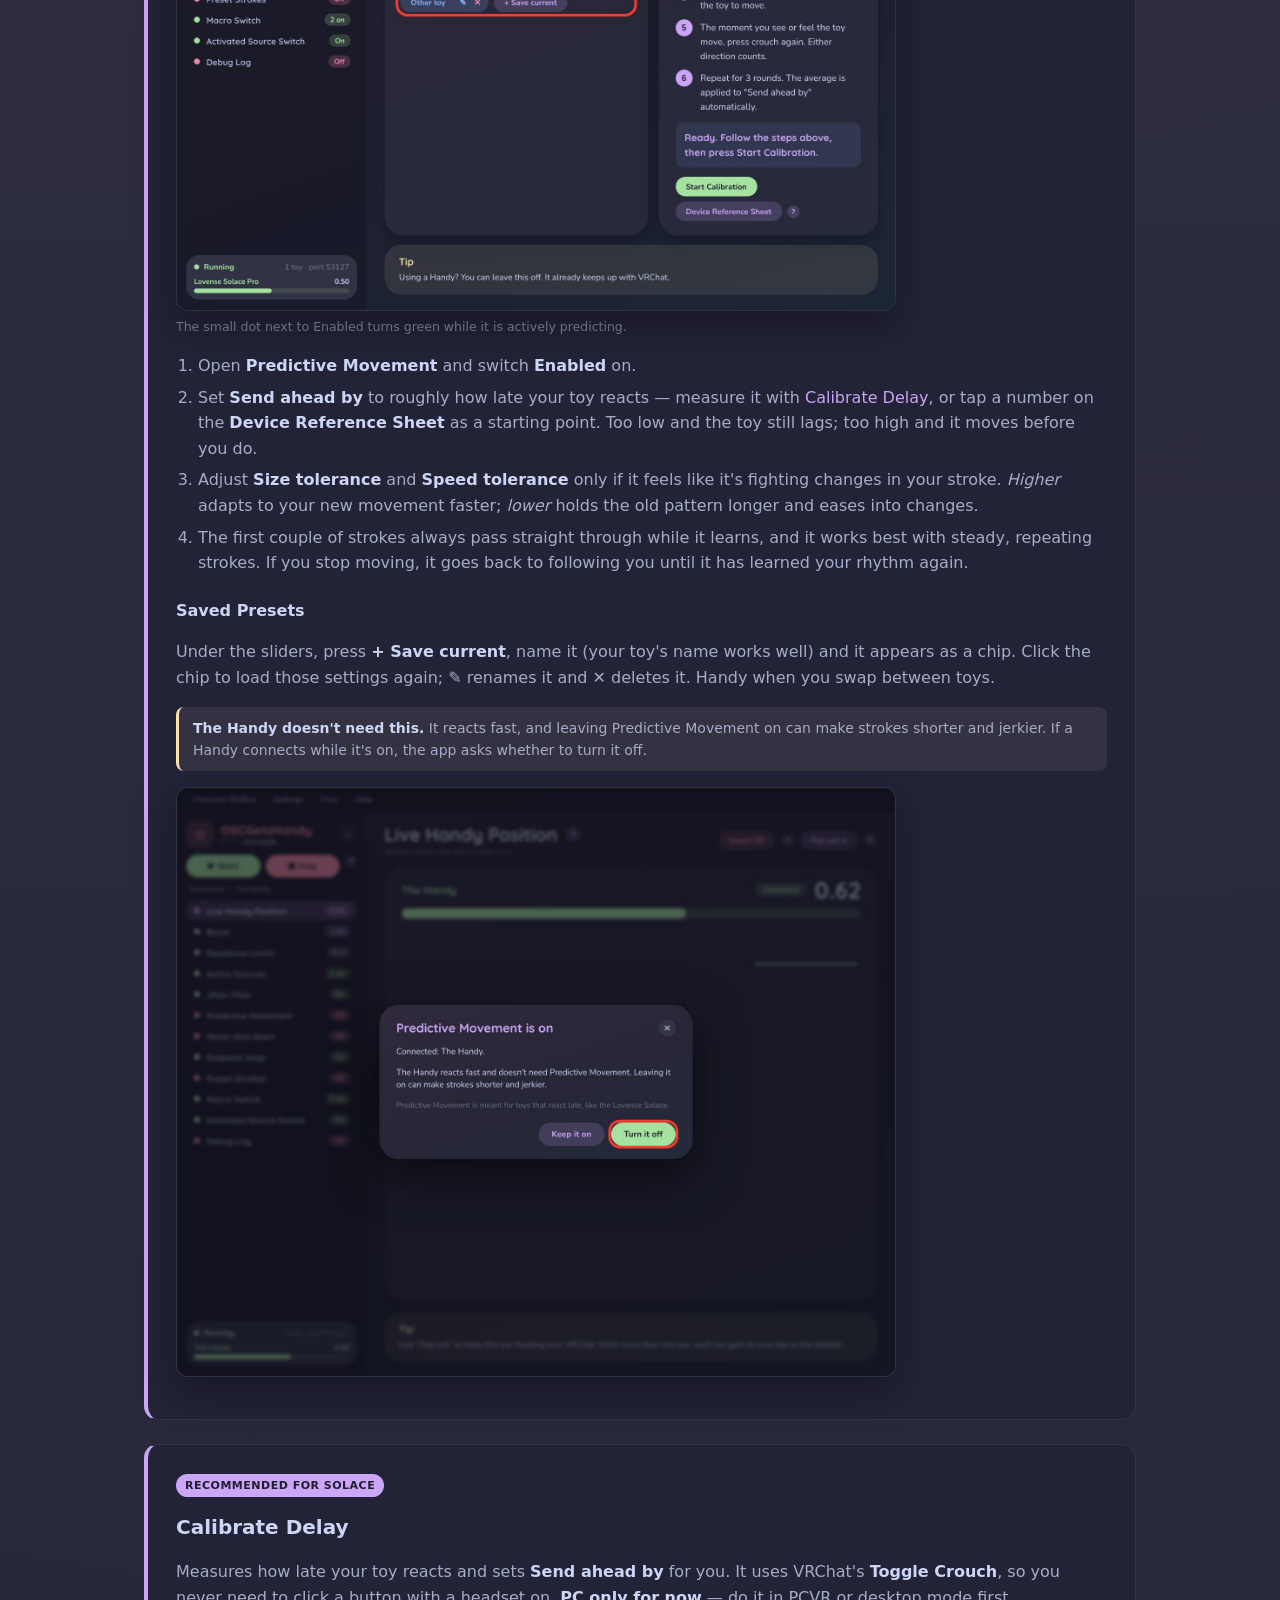
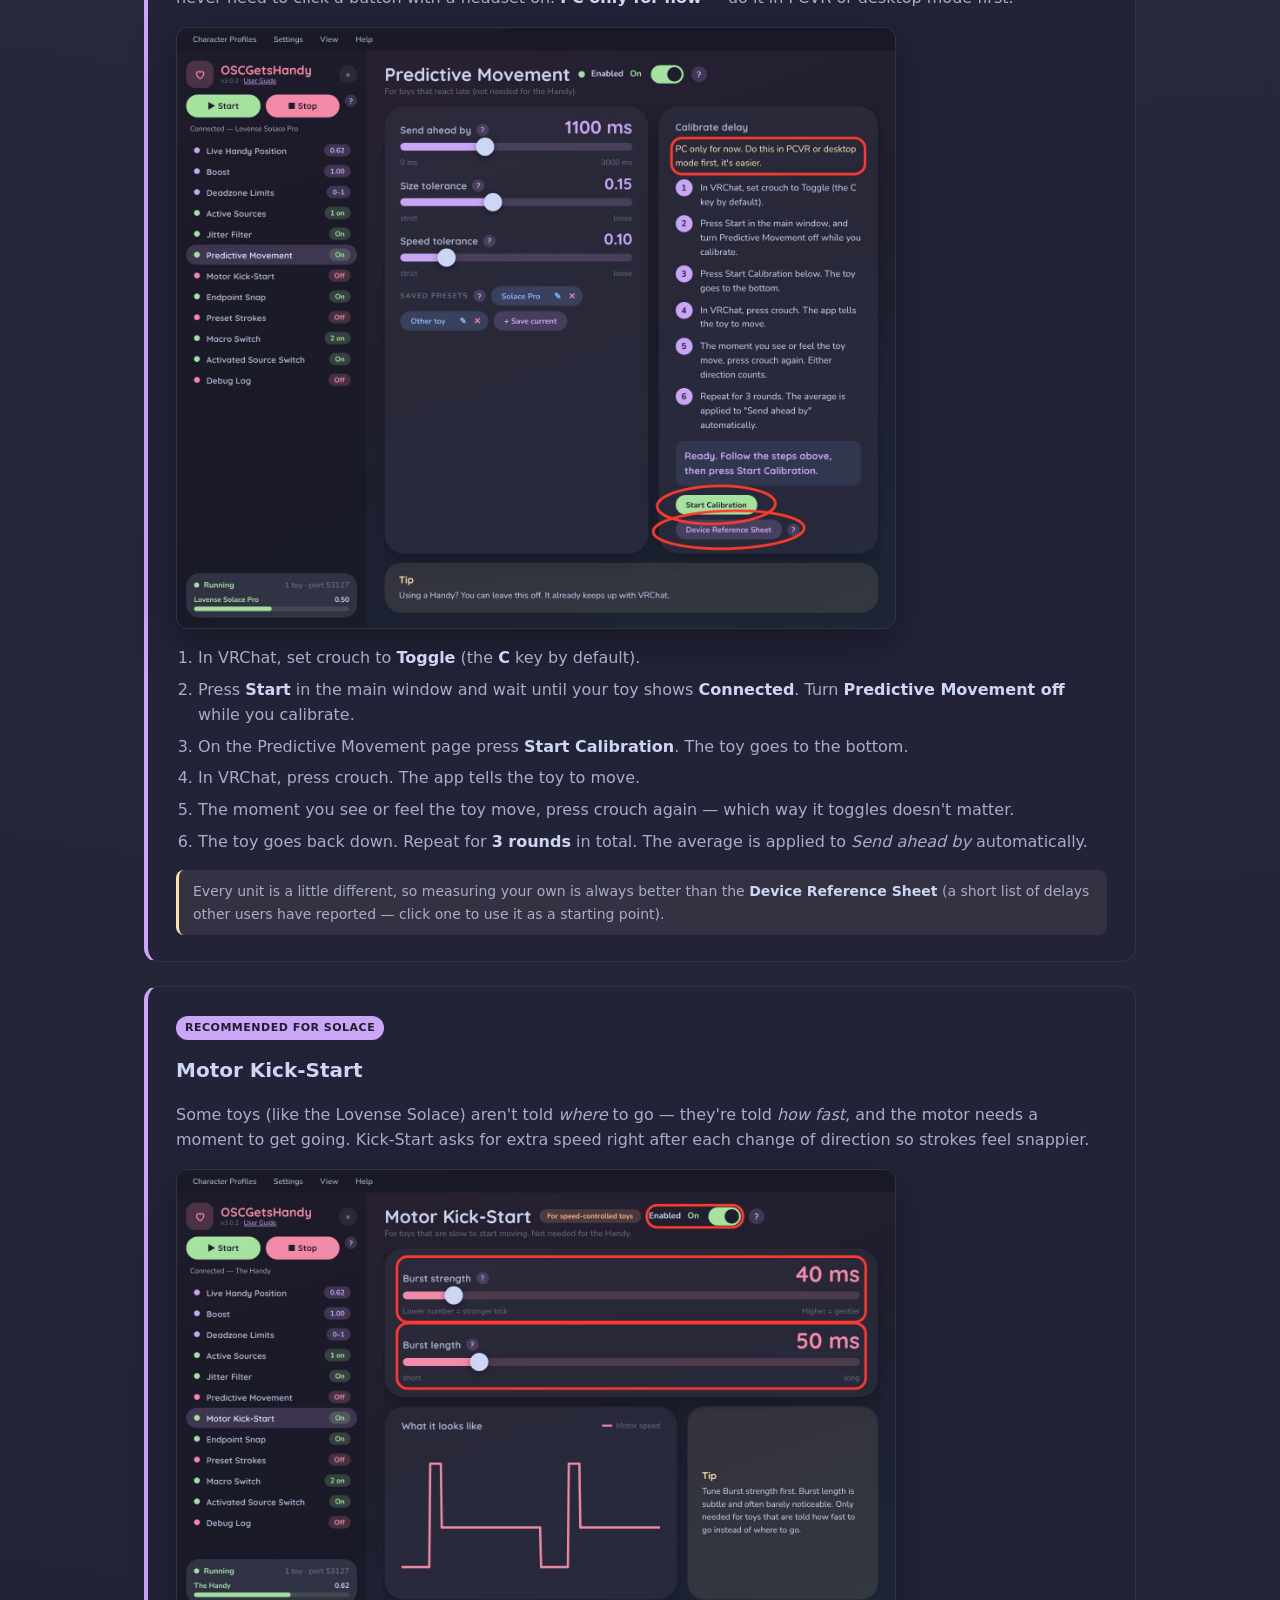
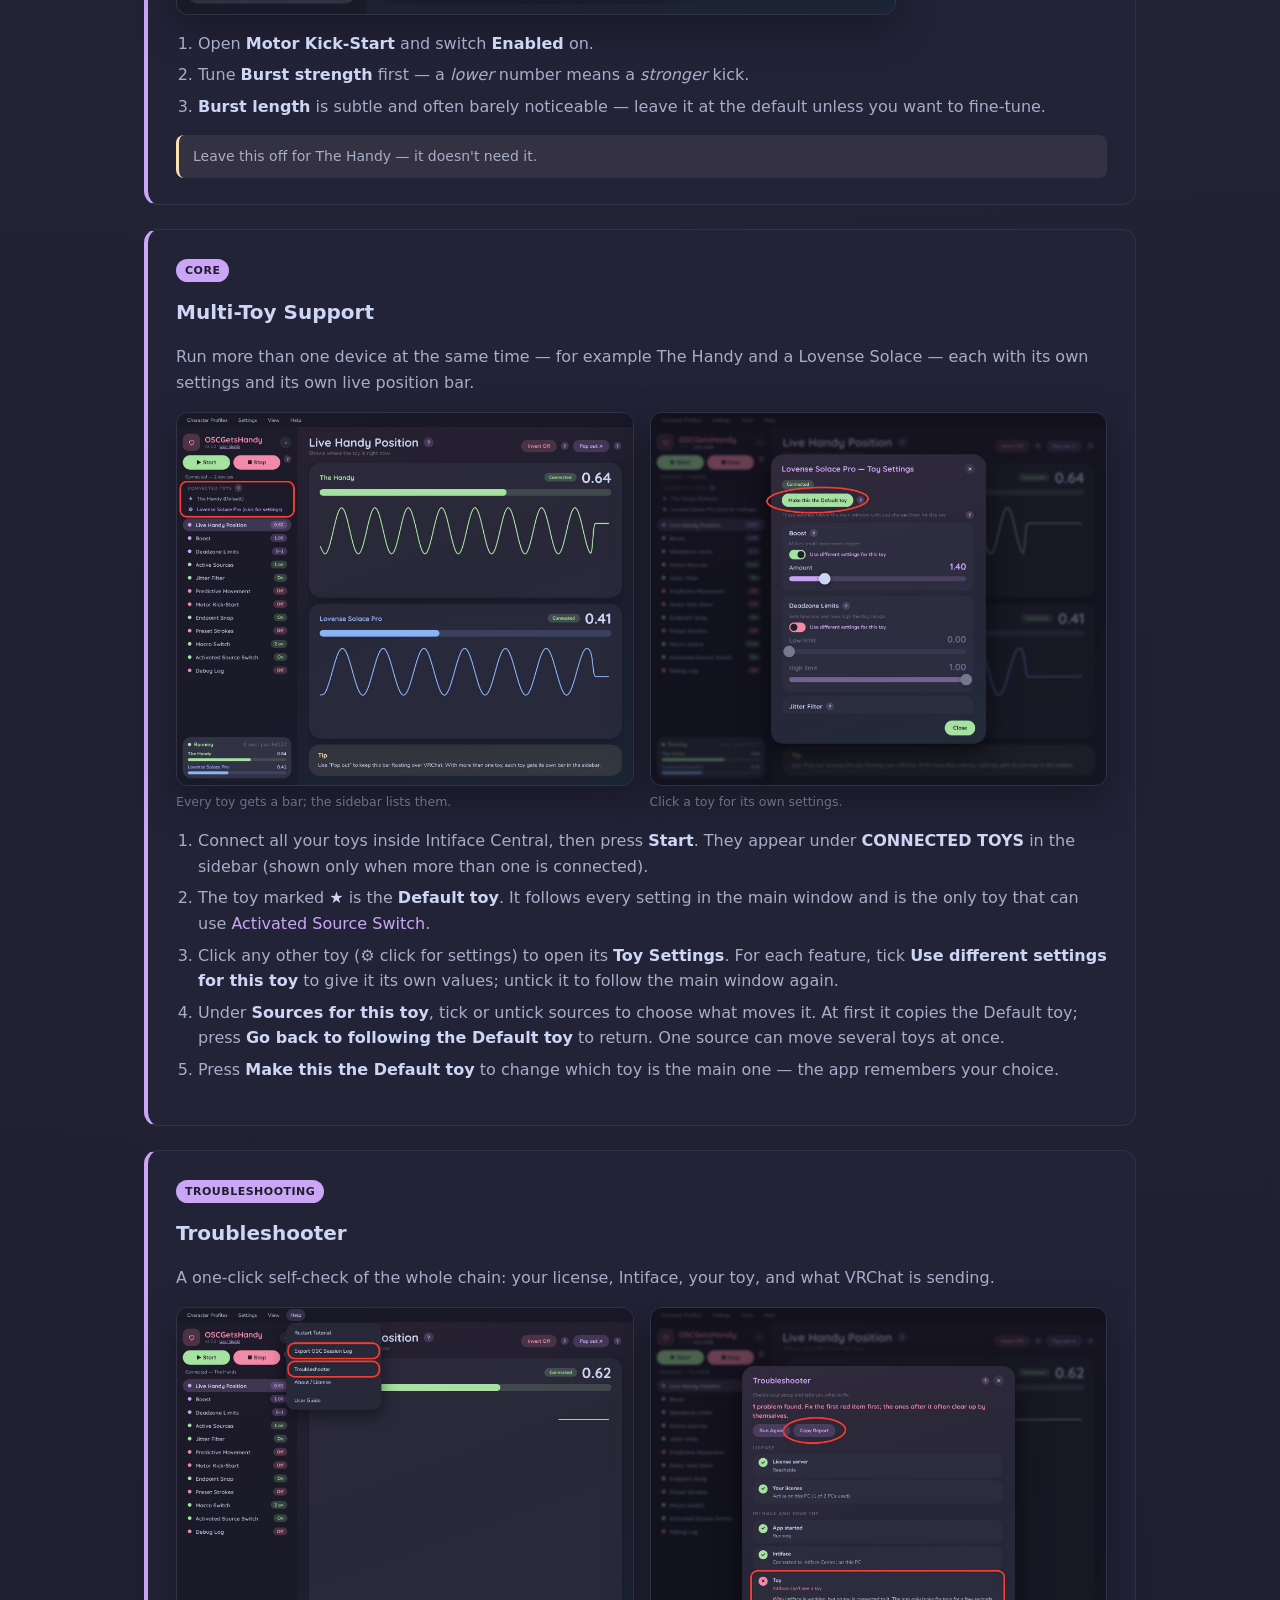
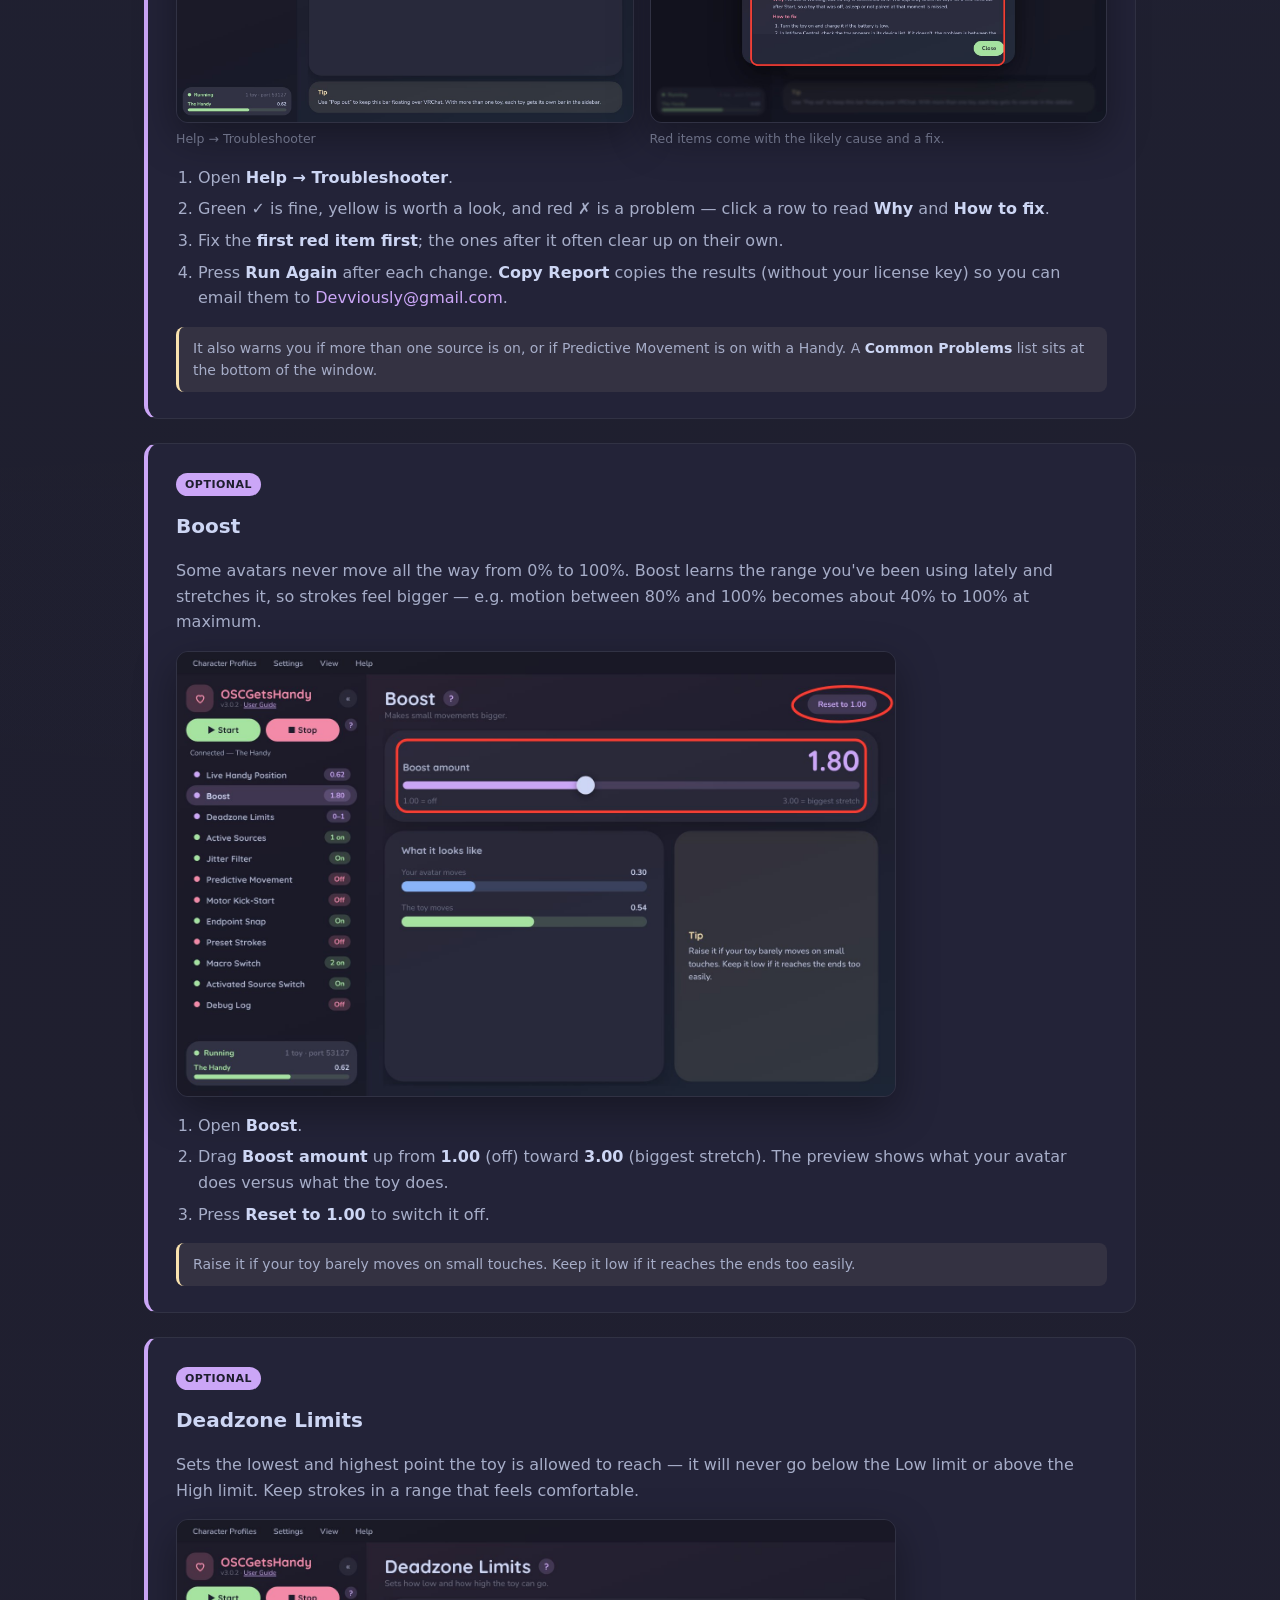
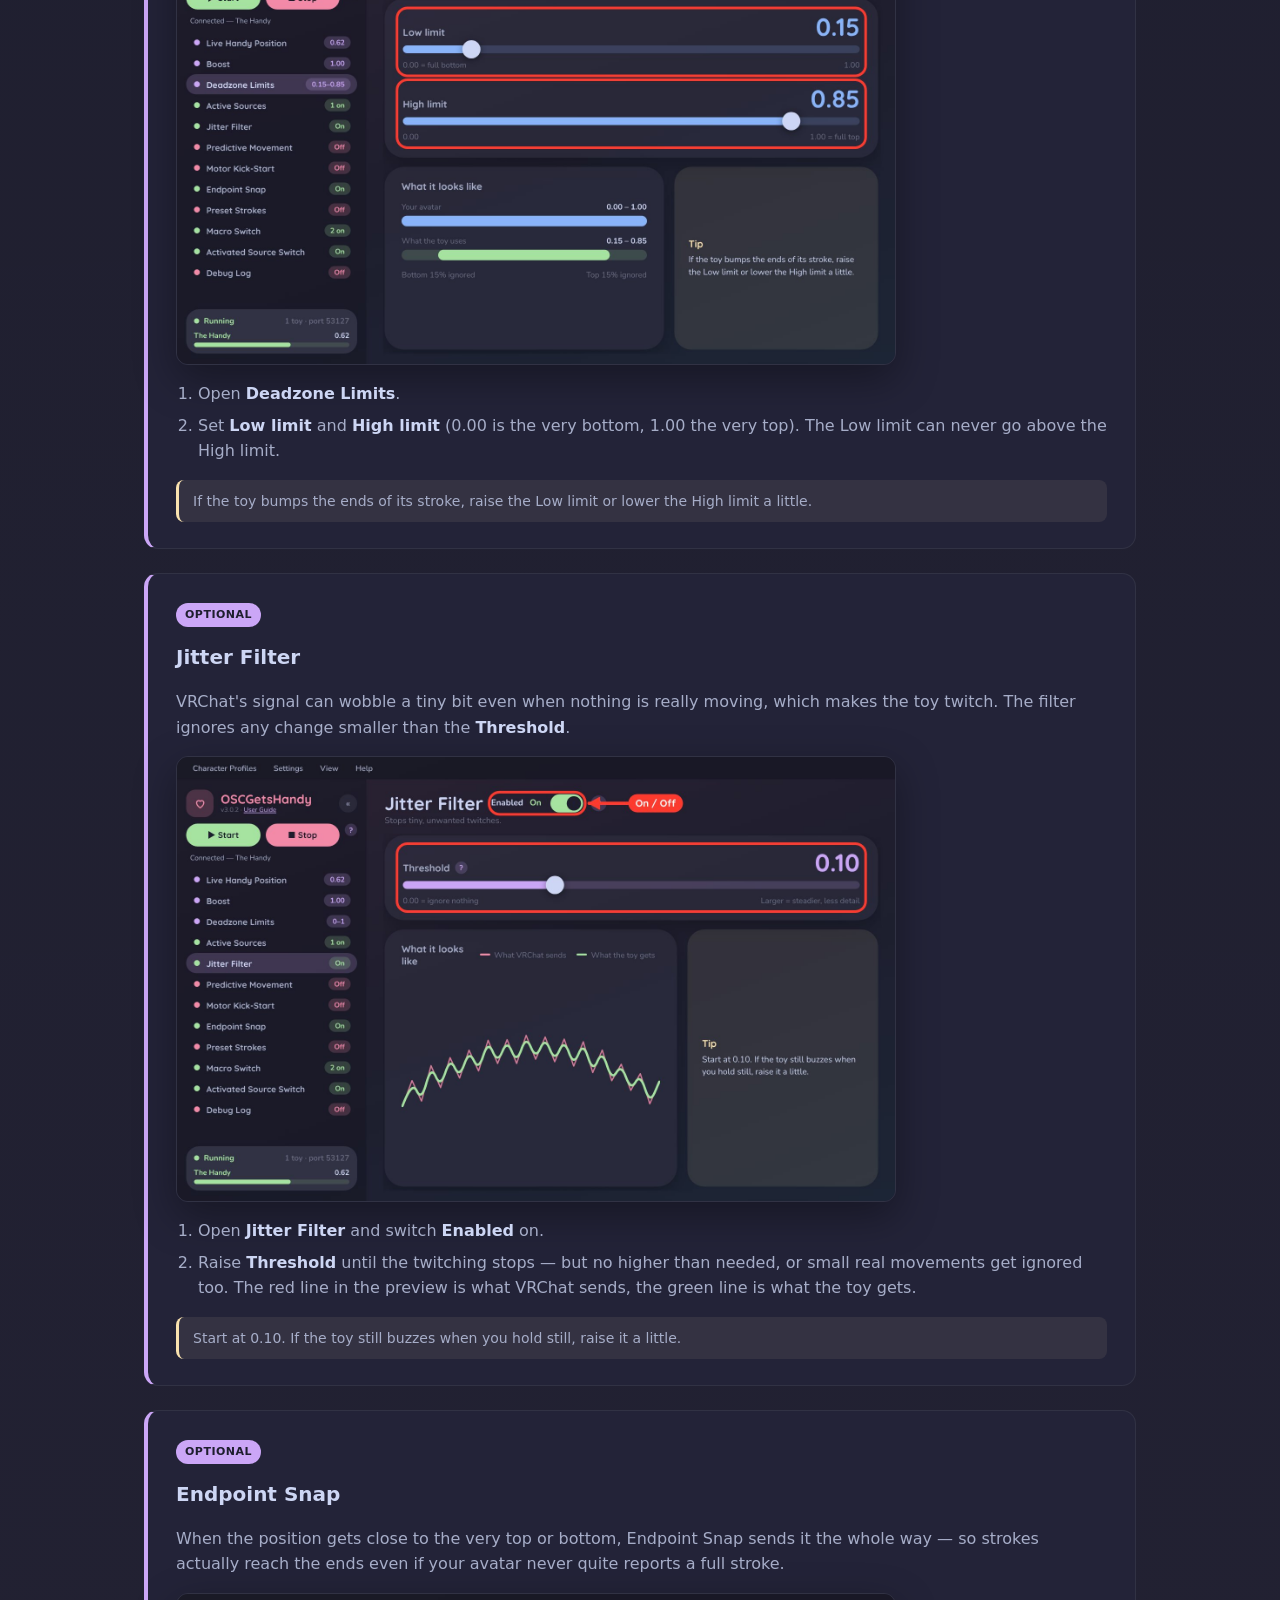
<file: guides.html>
<!DOCTYPE html>
<html lang="en">
<head>
<meta charset="UTF-8">
<meta name="viewport" content="width=device-width, initial-scale=1.0">
<title>How-To Guides — OSCGetsHandy</title>
<meta name="description" content="Step-by-step OSCGetsHandy guides for every feature: Find Source (Auto), Active Sources, Predictive Movement, Multi-Toy, Macros, Character Profiles, the Troubleshooter and more.">
<link rel="icon" href="favicon.ico">
<link rel="stylesheet" href="style.css">
</head>
<body>

<nav>
  <a href="index.html" class="brand">
    <img src="logomark.png" alt="OSCGetsHandy logo" class="logo-mark">
    OSCGetsHandy
  </a>
  <div class="navlinks">
    <a href="index.html#features">Features</a>
    <a href="guides.html">How-To Guides</a>
    <a href="updates.html">Updates</a>
    <a href="https://discord.gg/hHBfj7q7Je" target="_blank" rel="noopener">Discord</a>
    <a class="cta" href="index.html#buy">Get It</a>
  </div>
</nav>

<section class="section">
  <div class="section-head"><h2>How-To Guides</h2></div>
  <div class="subtitle">Every feature, explained step by step — ordered from most to least important. Screenshots are from the real app with the key spots circled.</div>

  <div class="guide-toc">
    <h4>Jump to a guide</h4>
    <ol>
      <li><a href="#getting-started">Getting Started</a></li>
      <li><a href="#first-run-tutorial">First-Run Tutorial</a></li>
      <li><a href="#active-sources">Active Sources</a></li>
      <li><a href="#find-source">Find Source (Auto)</a></li>
      <li><a href="#custom-sources">Adding Custom Sources</a></li>
      <li><a href="#predictive-movement">Predictive Movement</a></li>
      <li><a href="#calibration">Calibrate Delay</a></li>
      <li><a href="#motor-kick-start">Motor Kick-Start</a></li>
      <li><a href="#multi-toy">Multi-Toy Support</a></li>
      <li><a href="#troubleshooter">Troubleshooter</a></li>
      <li><a href="#boost">Boost</a></li>
      <li><a href="#deadzone">Deadzone Limits</a></li>
      <li><a href="#jitter">Jitter Filter</a></li>
      <li><a href="#endpoint-snap">Endpoint Snap</a></li>
      <li><a href="#invert">Invert</a></li>
      <li><a href="#profiles">Character Profiles</a></li>
      <li><a href="#macro-switch">Macro Switch</a></li>
      <li><a href="#preset-strokes">Preset Strokes</a></li>
      <li><a href="#activated-source-switch">Activated Source Switch</a></li>
      <li><a href="#debug-log">Debug Log &amp; Filters</a></li>
      <li><a href="#session-log">Export OSC Session Log</a></li>
      <li><a href="#hide-show">Hide, Show &amp; Reorder Pages</a></li>
      <li><a href="#settings">Settings</a></li>
      <li><a href="#licensing">License &amp; Devices</a></li>
    </ol>
  </div>

  <div class="guide" id="getting-started">
    <span class="priority">Start Here</span>
    <h3>Getting Started</h3>
    <p>From purchase to a moving toy in a few minutes. OSCGetsHandy runs on Windows 10 / 11.</p>
    <figure class="gshot"><img src="img/getting_started.jpg" alt="OSCGetsHandy with the Start button and the Connected status circled in red" width="1650" height="1200" loading="lazy"><figcaption>Press Start, then wait for the status to say “Connected”.</figcaption></figure><ol>
      <li>Purchase on <a href="https://payhip.com/b/lFIj0" target="_blank" rel="noopener">Payhip</a> — your license key arrives by email.</li>
      <li>Install and open <a href="https://intiface.com/central/" target="_blank" rel="noopener">Intiface Central</a>, start its server, and make sure your toy shows as <strong>Connected</strong> inside it.</li>
      <li>Run OSCGetsHandy and enter your license key and the email you purchased with (see <a href="#licensing">License &amp; Devices</a>).</li>
      <li>In VRChat: <strong>Action Menu → Options → OSC → Enabled</strong>.</li>
      <li>In OSCGetsHandy press <strong>Start</strong>. The status under the buttons should change to <strong>Connected — [your device]</strong>.</li>
      <li>Pick the VRChat signal that moves your toy with <a href="#find-source">Find Source (Auto)</a>, or just follow the <a href="#first-run-tutorial">first-run tutorial</a>.</li>
    </ol><div class="tip">OSCGetsHandy advertises itself over OSCQuery, so VRChat finds it automatically — no manual port setup, and no clashes if you also run an app like VRCFT. If the status says <strong>No devices found</strong>, Intiface is open but your toy isn't connected inside it. <strong>Disconnected, retrying</strong> means the app can't reach Intiface — check that Intiface Central is open and its server is started. Still stuck? Use <a href="#troubleshooter">Help → Troubleshooter</a>.</div><div class="tip">Closing the window asks whether to keep OSCGetsHandy running in the background (system tray). Don't run two copies at once — the app warns you if you try.</div>
  </div>

  <div class="guide" id="first-run-tutorial">
    <span class="priority">Start Here</span>
    <h3>First-Run Tutorial</h3>
    <p>A short guided walkthrough that opens the first time you launch the app: Welcome, Before You Start, Connect, Find Your Source, Jitter Filter, Predictive Movement and Motor Kick-Start.</p>
    <div class="gshots"><figure class="gshot"><img src="img/tutorial_welcome.jpg" alt="The first step of the OSCGetsHandy tutorial, Welcome" width="1650" height="1350" loading="lazy"></figure><figure class="gshot"><img src="img/tutorial_find.jpg" alt="The Find Your Source step of the tutorial listing the three built-in sources" width="1650" height="1350" loading="lazy"></figure></div><ol>
      <li>Follow the steps and press <strong>Next</strong>. Look for the <strong>[?]</strong> boxes if you want more detail.</li>
      <li>Use <strong>Skip Tutorial</strong> at any time to stop.</li>
      <li><strong>Handy users</strong> can skip the toy-specific steps — The Handy works well with the default settings. Lovense and other toys continue through them.</li>
      <li>To play it again later: <strong>Help → Restart Tutorial</strong>.</li>
    </ol>
  </div>

  <div class="guide" id="active-sources"><span id="universal-wildcard"></span>
    <span class="priority">Core</span>
    <h3>Active Sources</h3>
    <p>A <em>source</em> is a signal from your avatar that tells the toy how deep to go. VRChat sends lots of these all the time (they're called parameters) — here you choose which ones the toy follows.</p>
    <figure class="gshot"><img src="img/active_sources.jpg" alt="Active Sources page with the Built-in card boxed and the Find source, Keywords buttons circled" width="1650" height="1020" loading="lazy"><figcaption>Built-in sources on top, your custom sources underneath.</figcaption></figure><ol>
      <li>Open <strong>Active Sources</strong> from the sidebar.</li>
      <li>Under <strong>Built-in</strong>, switch on what you want: <strong>All PenOthers</strong> (how deep your avatar is inside someone else), <strong>All TouchSelf</strong> (you touching your own avatar, e.g. with your hand) or <strong>All TouchOthers</strong> (someone else touching you).</li>
      <li>The number on the right of each row is its live value — 0.00 is nothing, 1.00 is fully in or fully touched. Watch it move to confirm the signal is arriving.</li>
      <li>Need another signal? Add a custom one — see <a href="#find-source">Find Source (Auto)</a> and <a href="#custom-sources">Adding Custom Sources</a>.</li>
      <li>Custom sources can be switched on/off with their toggle, <strong>dragged</strong> (or moved with ▲ ▼) to change priority, renamed with ✎ and removed with ✕.</li>
    </ol><h4 id="source-priority">Only one source at a time</h4>
    <p>It works best with <strong>only 1 source on</strong>. If several are on and more than one is active at the same moment, the toy follows only the one highest on the page: <strong>All PenOthers</strong>, then <strong>All TouchOthers</strong>, then <strong>All TouchSelf</strong>, then your custom sources from top to bottom. The Debug Log shows a “Now following” line when it switches.</p>
    <figure class="gshot"><img src="img/notice_multisource.jpg" alt="The More than one source is on pop-up listing sources in priority order" width="1650" height="1350" loading="lazy"><figcaption>A pop-up warns you when you press Start, or switch on another source, with several on.</figcaption></figure><div class="tip">Built-in sources work with <em>any</em> avatar, whatever its parts are named, so there's no setup. If two matching parts on one avatar are active at the same time, the newest signal wins and the toy can jitter — keep just one part active.</div>
  </div>

  <div class="guide" id="find-source">
    <span class="priority">Core</span>
    <h3>Find Source (Auto)</h3>
    <p>Not sure which signal controls your toy? The app can find it for you — and it works with your headset on, because it talks to you with chimes.</p>
    <div class="gshots"><figure class="gshot"><img src="img/find_source_intro.jpg" alt="Find Source (Auto) introduction with the wait slider and Start Test button circled" width="1650" height="1200" loading="lazy"><figcaption>Turn your sound on and press Start Test.</figcaption></figure><figure class="gshot"><img src="img/find_source_results.jpg" alt="Find Source (Auto) results listing three possible matches with the first Add button circled" width="1650" height="1200" loading="lazy"><figcaption>Best matches first — click Add on the right one.</figcaption></figure></div><ol>
      <li>Press <strong>Start</strong> in the main window and make sure OSC is on in VRChat — the app has to be running or nothing can be detected.</li>
      <li>Go to <strong>Active Sources</strong> and click <strong>Find source (auto)</strong>.</li>
      <li>Turn your sound on. Use the <strong>Wait before the first chime</strong> slider to give yourself time to get into position, then press <strong>Start Test</strong>.</li>
      <li><strong>1st chime:</strong> hold still, with the source off. <strong>2nd chime:</strong> turn your source on and keep touching it in a steady back-and-forth motion. <strong>3rd chime:</strong> finished.</li>
      <li>The app lists the signals that moved <em>only</em> while you were touching, best match first. A ✓ <strong>keyword match</strong> means its name also looks like a depth signal — a good sign. Click <strong>Add</strong> next to the one that matches what you touched.</li>
    </ol><div class="tip"><strong>No clear match?</strong> Check the app is running and OSC is on; use a steady back-and-forth motion, not quick taps; try <strong>Longer touch (20s)</strong>; and remember sources you've already added are hidden. If your avatar was just uploaded or changed, reset VRChat's OSC config (<strong>Action Menu → Options → OSC → Reset Config</strong>) and reload it.</div>
  </div>

  <div class="guide" id="custom-sources"><span id="source-mapping"></span>
    <span class="priority">Core</span>
    <h3>Adding Custom Sources</h3>
    <p>Four ways to add a signal that isn't one of the three built-in ones. All live on the <strong>Active Sources</strong> page.</p>
    <div class="gshots"><figure class="gshot"><img src="img/sources_list.jpg" alt="Pick a Source to Add window with the first likely stroke signal circled" width="1650" height="1200" loading="lazy"><figcaption>+ Sources list</figcaption></figure><figure class="gshot"><img src="img/param_list.jpg" alt="All Avatar Parameters window with sort options and a ticked row circled" width="1650" height="1200" loading="lazy"><figcaption>Parameter list</figcaption></figure><figure class="gshot"><img src="img/add_manually.jpg" alt="Add Manually window with the Wildcard option selected and an address typed in" width="1650" height="1200" loading="lazy"><figcaption>+ Add manually</figcaption></figure><figure class="gshot"><img src="img/keywords.jpg" alt="Keywords window showing Likely and Not Likely keyword lists" width="1650" height="1200" loading="lazy"><figcaption>Keywords</figcaption></figure></div><h4>+ Sources list</h4>
    <p>Click <strong>+ Sources list</strong>. Signals are sorted into <strong>Likely Stroke</strong>, <strong>Likely Vibration</strong> and <strong>Not Likely</strong>. Click a row to add it. A likely vibration signal can be paired with <a href="#preset-strokes">Preset Strokes</a> to make the Handy stroke whenever the avatar vibrates.</p>
    <h4>Parameter list</h4>
    <p>Click <strong>Parameter list</strong> to see every signal VRChat reports for your avatar, unfiltered, with live values. Sort by <strong>Moving first</strong> (the ones that react when you touch your avatar) or <strong>A to Z</strong>. A tick means it's already one of your sources — click any row to add it.</p>
    <h4>+ Add manually</h4>
    <p>If you know a signal's exact name (copied from the Debug Log, say), click <strong>+ Add manually</strong>. Choose <strong>Source</strong> for that one exact signal, or <strong>Wildcard</strong> for a whole group of names — replace the part that changes with a star, e.g. <code>OGB/Pen/*/TouchSelf</code> matches TouchSelf on any avatar.</p>
    <h4>Keywords</h4>
    <p>The app guesses which signals are real depth signals from words in their names (like “Pen” or “Touch”). If your avatar uses other words, click <strong>Keywords</strong> and add your own to the <em>Likely</em> or <em>Not Likely</em> list. Built-in words can't be removed, and <strong>Check for New Keywords</strong> offers any added in an update without touching your own.</p>
    <div class="tip">Missing a signal you expect? VRChat may have an out-of-date list. In VRChat open <strong>Action Menu → Options → OSC → Reset Config</strong>, then reload your avatar and press <strong>Refresh</strong>. <strong>Save List to File</strong> saves a list you can send to someone for help.</div>
  </div>

  <div class="guide" id="predictive-movement">
    <span class="priority">Recommended for Solace</span>
    <h3>Predictive Movement</h3>
    <p>Some toys, like the Lovense Solace, react a moment after they get a command. Predictive Movement learns the rhythm of your strokes and sends each move slightly early so the toy lines up with what you see.</p>
    <figure class="gshot"><img src="img/predictive.jpg" alt="Predictive Movement page with the Enabled switch, Send ahead by slider and Saved Presets circled" width="1650" height="1380" loading="lazy"><figcaption>The small dot next to Enabled turns green while it is actively predicting.</figcaption></figure><ol>
      <li>Open <strong>Predictive Movement</strong> and switch <strong>Enabled</strong> on.</li>
      <li>Set <strong>Send ahead by</strong> to roughly how late your toy reacts — measure it with <a href="#calibration">Calibrate Delay</a>, or tap a number on the <strong>Device Reference Sheet</strong> as a starting point. Too low and the toy still lags; too high and it moves before you do.</li>
      <li>Adjust <strong>Size tolerance</strong> and <strong>Speed tolerance</strong> only if it feels like it's fighting changes in your stroke. <em>Higher</em> adapts to your new movement faster; <em>lower</em> holds the old pattern longer and eases into changes.</li>
      <li>The first couple of strokes always pass straight through while it learns, and it works best with steady, repeating strokes. If you stop moving, it goes back to following you until it has learned your rhythm again.</li>
    </ol><h4 id="saved-presets">Saved Presets</h4>
    <p>Under the sliders, press <strong>+ Save current</strong>, name it (your toy's name works well) and it appears as a chip. Click the chip to load those settings again; ✎ renames it and ✕ deletes it. Handy when you swap between toys.</p>
    <div class="tip"><strong>The Handy doesn't need this.</strong> It reacts fast, and leaving Predictive Movement on can make strokes shorter and jerkier. If a Handy connects while it's on, the app asks whether to turn it off.</div><figure class="gshot"><img src="img/notice_handy_predictive.jpg" alt="The Predictive Movement is on pop-up with the Turn it off button circled" width="1650" height="1350" loading="lazy"></figure>
  </div>

  <div class="guide" id="calibration">
    <span class="priority">Recommended for Solace</span>
    <h3>Calibrate Delay</h3>
    <p>Measures how late your toy reacts and sets <strong>Send ahead by</strong> for you. It uses VRChat's <strong>Toggle Crouch</strong>, so you never need to click a button with a headset on. <strong>PC only for now</strong> — do it in PCVR or desktop mode first.</p>
    <figure class="gshot"><img src="img/calibrate.jpg" alt="Calibrate delay card with the PC-only note, Start Calibration and Device Reference Sheet buttons circled" width="1650" height="1380" loading="lazy"></figure><ol>
      <li>In VRChat, set crouch to <strong>Toggle</strong> (the <strong>C</strong> key by default).</li>
      <li>Press <strong>Start</strong> in the main window and wait until your toy shows <strong>Connected</strong>. Turn <strong>Predictive Movement off</strong> while you calibrate.</li>
      <li>On the Predictive Movement page press <strong>Start Calibration</strong>. The toy goes to the bottom.</li>
      <li>In VRChat, press crouch. The app tells the toy to move.</li>
      <li>The moment you see or feel the toy move, press crouch again — which way it toggles doesn't matter.</li>
      <li>The toy goes back down. Repeat for <strong>3 rounds</strong> in total. The average is applied to <em>Send ahead by</em> automatically.</li>
    </ol><div class="tip">Every unit is a little different, so measuring your own is always better than the <strong>Device Reference Sheet</strong> (a short list of delays other users have reported — click one to use it as a starting point).</div>
  </div>

  <div class="guide" id="motor-kick-start">
    <span class="priority">Recommended for Solace</span>
    <h3>Motor Kick-Start</h3>
    <p>Some toys (like the Lovense Solace) aren't told <em>where</em> to go — they're told <em>how fast</em>, and the motor needs a moment to get going. Kick-Start asks for extra speed right after each change of direction so strokes feel snappier.</p>
    <figure class="gshot"><img src="img/kickstart.jpg" alt="Motor Kick-Start page with the Enabled switch and the Burst strength and Burst length sliders circled" width="1650" height="1020" loading="lazy"></figure><ol>
      <li>Open <strong>Motor Kick-Start</strong> and switch <strong>Enabled</strong> on.</li>
      <li>Tune <strong>Burst strength</strong> first — a <em>lower</em> number means a <em>stronger</em> kick.</li>
      <li><strong>Burst length</strong> is subtle and often barely noticeable — leave it at the default unless you want to fine-tune.</li>
    </ol><div class="tip">Leave this off for The Handy — it doesn't need it.</div>
  </div>

  <div class="guide" id="multi-toy">
    <span class="priority">Core</span>
    <h3>Multi-Toy Support</h3>
    <p>Run more than one device at the same time — for example The Handy and a Lovense Solace — each with its own settings and its own live position bar.</p>
    <div class="gshots"><figure class="gshot"><img src="img/multitoy.jpg" alt="Live Handy Position page with two toys and the Connected Toys list boxed in the sidebar" width="1650" height="1350" loading="lazy"><figcaption>Every toy gets a bar; the sidebar lists them.</figcaption></figure><figure class="gshot"><img src="img/device_settings.jpg" alt="Toy Settings window for a Lovense Solace Pro with the Make this the Default toy button circled" width="1650" height="1350" loading="lazy"><figcaption>Click a toy for its own settings.</figcaption></figure></div><ol>
      <li>Connect all your toys inside Intiface Central, then press <strong>Start</strong>. They appear under <strong>CONNECTED TOYS</strong> in the sidebar (shown only when more than one is connected).</li>
      <li>The toy marked <strong>★</strong> is the <strong>Default toy</strong>. It follows every setting in the main window and is the only toy that can use <a href="#activated-source-switch">Activated Source Switch</a>.</li>
      <li>Click any other toy (⚙ click for settings) to open its <strong>Toy Settings</strong>. For each feature, tick <strong>Use different settings for this toy</strong> to give it its own values; untick it to follow the main window again.</li>
      <li>Under <strong>Sources for this toy</strong>, tick or untick sources to choose what moves it. At first it copies the Default toy; press <strong>Go back to following the Default toy</strong> to return. One source can move several toys at once.</li>
      <li>Press <strong>Make this the Default toy</strong> to change which toy is the main one — the app remembers your choice.</li>
    </ol>
  </div>

  <div class="guide" id="troubleshooter"><span id="diagnostics"></span>
    <span class="priority">Troubleshooting</span>
    <h3>Troubleshooter</h3>
    <p>A one-click self-check of the whole chain: your license, Intiface, your toy, and what VRChat is sending.</p>
    <div class="gshots"><figure class="gshot"><img src="img/help_menu.jpg" alt="The Help menu with Troubleshooter and Export OSC Session Log highlighted" width="1650" height="1500" loading="lazy"><figcaption>Help → Troubleshooter</figcaption></figure><figure class="gshot"><img src="img/troubleshooter.jpg" alt="Troubleshooter results with a failing Toy check highlighted and the Copy Report button circled" width="1650" height="1500" loading="lazy"><figcaption>Red items come with the likely cause and a fix.</figcaption></figure></div><ol>
      <li>Open <strong>Help → Troubleshooter</strong>.</li>
      <li>Green ✓ is fine, yellow is worth a look, and red ✗ is a problem — click a row to read <strong>Why</strong> and <strong>How to fix</strong>.</li>
      <li>Fix the <strong>first red item first</strong>; the ones after it often clear up on their own.</li>
      <li>Press <strong>Run Again</strong> after each change. <strong>Copy Report</strong> copies the results (without your license key) so you can email them to <a href="mailto:Devviously@gmail.com">Devviously@gmail.com</a>.</li>
    </ol><div class="tip">It also warns you if more than one source is on, or if Predictive Movement is on with a Handy. A <strong>Common Problems</strong> list sits at the bottom of the window.</div>
  </div>

  <div class="guide" id="boost">
    <span class="priority">Optional</span>
    <h3>Boost</h3>
    <p>Some avatars never move all the way from 0% to 100%. Boost learns the range you've been using lately and stretches it, so strokes feel bigger — e.g. motion between 80% and 100% becomes about 40% to 100% at maximum.</p>
    <figure class="gshot"><img src="img/boost.jpg" alt="Boost page with the Boost amount slider and Reset to 1.00 button circled" width="1650" height="1020" loading="lazy"></figure><ol>
      <li>Open <strong>Boost</strong>.</li>
      <li>Drag <strong>Boost amount</strong> up from <strong>1.00</strong> (off) toward <strong>3.00</strong> (biggest stretch). The preview shows what your avatar does versus what the toy does.</li>
      <li>Press <strong>Reset to 1.00</strong> to switch it off.</li>
    </ol><div class="tip">Raise it if your toy barely moves on small touches. Keep it low if it reaches the ends too easily.</div>
  </div>

  <div class="guide" id="deadzone">
    <span class="priority">Optional</span>
    <h3>Deadzone Limits</h3>
    <p>Sets the lowest and highest point the toy is allowed to reach — it will never go below the Low limit or above the High limit. Keep strokes in a range that feels comfortable.</p>
    <figure class="gshot"><img src="img/deadzone.jpg" alt="Deadzone Limits page with the Low limit and High limit sliders circled" width="1650" height="1020" loading="lazy"></figure><ol>
      <li>Open <strong>Deadzone Limits</strong>.</li>
      <li>Set <strong>Low limit</strong> and <strong>High limit</strong> (0.00 is the very bottom, 1.00 the very top). The Low limit can never go above the High limit.</li>
    </ol><div class="tip">If the toy bumps the ends of its stroke, raise the Low limit or lower the High limit a little.</div>
  </div>

  <div class="guide" id="jitter">
    <span class="priority">Optional</span>
    <h3>Jitter Filter</h3>
    <p>VRChat's signal can wobble a tiny bit even when nothing is really moving, which makes the toy twitch. The filter ignores any change smaller than the <strong>Threshold</strong>.</p>
    <figure class="gshot"><img src="img/jitter.jpg" alt="Jitter Filter page with the Enabled switch and Threshold slider circled and a graph of red noisy and green smoothed lines" width="1650" height="1020" loading="lazy"></figure><ol>
      <li>Open <strong>Jitter Filter</strong> and switch <strong>Enabled</strong> on.</li>
      <li>Raise <strong>Threshold</strong> until the twitching stops — but no higher than needed, or small real movements get ignored too. The red line in the preview is what VRChat sends, the green line is what the toy gets.</li>
    </ol><div class="tip">Start at 0.10. If the toy still buzzes when you hold still, raise it a little.</div>
  </div>

  <div class="guide" id="endpoint-snap">
    <span class="priority">Optional</span>
    <h3>Endpoint Snap</h3>
    <p>When the position gets close to the very top or bottom, Endpoint Snap sends it the whole way — so strokes actually reach the ends even if your avatar never quite reports a full stroke.</p>
    <figure class="gshot"><img src="img/endpoint_snap.jpg" alt="Endpoint Snap page with the Enabled switch and Snap zone slider circled" width="1650" height="1020" loading="lazy"></figure><ol>
      <li>Open <strong>Endpoint Snap</strong> and switch <strong>Enabled</strong> on.</li>
      <li>Set <strong>Snap zone</strong> — how close to an end counts as “close enough”. For example, 0.05 means anything within 5% of the top or bottom is sent all the way. Larger snaps more often.</li>
    </ol><div class="tip">Keep it small. Deadzone Limits still apply, and Endpoint Snap isn't used during Preset Strokes. It can also be set per toy — see <a href="#multi-toy">Multi-Toy Support</a>.</div>
  </div>

  <div class="guide" id="invert">
    <span class="priority">Situational</span>
    <h3>Invert</h3>
    <p>Flips the direction of the toy. Turn it on if the toy moves up when it should move down — for example if you hold or mount it the other way around.</p>
    <figure class="gshot"><img src="img/live_position.jpg" alt="Live Handy Position page with the Invert Off button circled and labelled Flip direction" width="1650" height="1200" loading="lazy"></figure><ol>
      <li>Press the <strong>Invert</strong> button at the top of the <strong>Live Handy Position</strong> page (it shows <em>Invert On</em> / <em>Invert Off</em>) — or use <strong>Settings → Invert (toy held upside down)</strong>. Both are the same switch.</li>
    </ol><div class="tip">The <strong>Pop out ↗</strong> button next to it opens a small always-on-top window with the same position bar, so you can watch it while you play.</div>
  </div>

  <div class="guide" id="profiles">
    <span class="priority">Convenience</span>
    <h3>Character Profiles</h3>
    <p>A profile remembers all your settings (Boost, Deadzone, Predictive Movement, sources and so on) for one avatar, so they come back automatically whenever you use that avatar.</p>
    <figure class="gshot"><img src="img/profiles_menu.jpg" alt="Character Profiles menu with Create New Profile and Profile Auto-Switch circled" width="1650" height="1350" loading="lazy"></figure><ol>
      <li>Open the <strong>Character Profiles</strong> menu at the top of the window.</li>
      <li><strong>Detect Current Avatar</strong> finds the avatar you're wearing right now.</li>
      <li><strong>Create New Profile</strong> saves your current settings as a profile linked to that avatar. <strong>Save to Loaded Profile</strong> updates it later; <strong>Rename</strong> and <strong>Delete</strong> manage it.</li>
      <li>Turn <strong>Profile Auto-Switch</strong> <em>ON</em> and the app loads the matching profile whenever you change into a linked avatar.</li>
      <li>The list at the bottom loads any profile by hand — the ✓ marks the one currently loaded.</li>
    </ol>
  </div>

  <div class="guide" id="macro-switch">
    <span class="priority">Advanced</span>
    <h3>Macro Switch</h3>
    <p>A macro lets something you do in VRChat change a setting in the app. Each macro has a <strong>trigger</strong> (the VRChat signal to watch), a <strong>mode</strong> (when it fires) and an <strong>action</strong> (what it changes).</p>
    <div class="gshots"><figure class="gshot"><img src="img/macro_switch.jpg" alt="Macro Switch page listing three macros with + Add Macro circled" width="1650" height="1350" loading="lazy"><figcaption>Your macros</figcaption></figure><figure class="gshot"><img src="img/macro_editor.jpg" alt="Edit Macro window with the Pick Trigger button circled" width="1650" height="1350" loading="lazy"><figcaption>Making a macro</figcaption></figure></div><ol>
      <li>Open <strong>Macro Switch</strong> and press <strong>+ Add Macro</strong>.</li>
      <li>Give it a <strong>Name</strong>, then press <strong>Pick Trigger…</strong> and choose the VRChat signal. Signals only appear after the app has seen them, so flip the toggle in VRChat once first, then press Refresh.</li>
      <li><strong>Trigger Type:</strong> <em>On/Off signal</em> for a toggle or button, or <em>Number from 0 to 1</em> for a slider — it counts as ON once it reaches the value you choose.</li>
      <li><strong>Mode:</strong> <em>Toggle</em> turns the action on when the signal turns on and off when it turns off. <em>One-Time</em> fires once every time the signal changes — use it for actions that aren't on/off, like Raise Boost or Switch Profile.</li>
      <li><strong>Action:</strong> most actions switch a feature on or off. <em>Raise/Lower Boost</em> changes Boost by the amount you choose, and <em>Switch Character Profile</em> loads one of your saved profiles. Press <strong>Save</strong>.</li>
      <li>Untick a macro to pause it, use ✎ to edit it and ✕ to delete it.</li>
    </ol>
  </div>

  <div class="guide" id="preset-strokes">
    <span class="priority">Advanced</span>
    <h3>Preset Strokes</h3>
    <p>Plays a steady up-and-down motion instead of following your avatar's real position. Handy for vibration-only signals, which have no depth to follow.</p>
    <figure class="gshot"><img src="img/preset_strokes.jpg" alt="Preset Strokes page with the Enabled switch, Small stroke option and Stroke time slider circled" width="1650" height="1020" loading="lazy"></figure><ol>
      <li>Open <strong>Preset Strokes</strong> and switch <strong>Enabled</strong> on.</li>
      <li>Choose a style: <strong>Full stroke</strong> sweeps the whole range, <strong>Small stroke</strong> sweeps between the two limits you set under <em>Small Stroke Range</em>.</li>
      <li>Set <strong>Stroke time</strong> — how long one sweep takes one way, in milliseconds. Lower is faster; the fastest allowed is 50 ms.</li>
      <li>Make sure a source is active (see <a href="#custom-sources">Adding Custom Sources</a>) — it only plays while a source is sending data, stops where it is when the data goes quiet, and carries on in the same direction when data returns.</li>
    </ol><div class="tip">Turn this on when you want a steady motion without moving your avatar. It pairs well with a <em>Likely Vibration</em> source.</div>
  </div>

  <div class="guide" id="activated-source-switch">
    <span class="priority">Experimental</span>
    <h3>Activated Source Switch</h3>
    <p>Helps when your avatar has several sources and the wrong one ends up controlling the toy. You pick a gesture in VRChat (for example, sitting down and standing up five times quickly); the app checks which of your <strong>custom</strong> sources was moving most just before, works out which one you're really touching, and locks the toy onto it.</p>
    <figure class="gshot"><img src="img/activation.jpg" alt="Activated Source Switch page with the Enabled switch, Pick trigger button and Test Now and Unlock buttons circled" width="1650" height="1350" loading="lazy"></figure><ol>
      <li>Open <strong>Activated Source Switch</strong> and switch <strong>Enabled</strong> on.</li>
      <li>Press <strong>Pick trigger…</strong> and choose the VRChat signal that starts it, like Sit or Crouch (do the gesture in VRChat once first so the app sees it).</li>
      <li><strong>Trigger type:</strong> <em>Simple</em> for an on/off signal, or <em>Threshold</em> for a gradual value (like a 0–100% wheel).</li>
      <li>Set <strong>Times it must switch on</strong> within <strong>this many seconds</strong> (for example 5 times within 3 seconds), and <strong>Look back</strong> — how many seconds the app looks back to decide which source you're touching.</li>
      <li>Press <strong>Test Now</strong> to run the switch right away. Press <strong>Unlock</strong> to release the lock so all your sources work normally again.</li>
    </ol><div class="tip">Only chooses between sources you added yourself (not the three built-in ones), and only controls the Default toy. While the trigger is OFF, your sources are paused — handy for things like “only when sitting”.</div>
  </div>

  <div class="guide" id="debug-log">
    <span class="priority">Troubleshooting</span>
    <h3>Debug Log &amp; Filters</h3>
    <p>A live feed of what the app is doing and every signal it receives from VRChat. Use it to find a signal's name or work out why something isn't working.</p>
    <div class="gshots"><figure class="gshot"><img src="img/debug_log.jpg" alt="Debug Log page showing a live colour-coded log with the Filters button circled" width="1650" height="1350" loading="lazy"><figcaption>The Debug Log page</figcaption></figure><figure class="gshot"><img src="img/filters.jpg" alt="Choose what shows in the log window with category switches" width="1650" height="1350" loading="lazy"><figcaption>Filters</figcaption></figure></div><ol>
      <li>Open <strong>Debug Log</strong> from the sidebar and switch <strong>Show Debug Log</strong> on.</li>
      <li><strong>Pause</strong> freezes the display so you can read or copy (lines that arrive meanwhile are still saved). <strong>Clear Log</strong> empties it. <strong>Save Log</strong> saves a text file. <strong>Pop out ↗</strong> opens it in its own window.</li>
      <li><strong>Filters</strong> chooses which kinds of line show — OSC IN, HANDY OUT, INTIFACE, ERROR, OSC and BRIDGE — and lets you hide a single noisy signal. Unticking hides it from now on; lines already in the log stay.</li>
      <li><strong>Collect all debug data</strong> (on by default, recommended) writes the whole session to the log file as it happens, so nothing is cut off even if the app crashes.</li>
      <li><strong>Log unmatched signals</strong> also shows signals the app isn't using — useful for finding the exact name for <a href="#custom-sources">+ Add manually</a> or <a href="#macro-switch">Macros</a>.</li>
      <li><strong>Save log file on close</strong> saves each session into a <code>debug_logs</code> folder next to the app (the newest 20 are kept). Press <strong>Open Folder</strong> to go there, and send the newest file to support if something went wrong.</li>
    </ol>
  </div>

  <div class="guide" id="session-log">
    <span class="priority">Troubleshooting</span>
    <h3>Export OSC Session Log</h3>
    <p>Saves a record of everything in a session as a CSV file — handy for sending to support.</p>
    <ol>
      <li>Open <strong>Help → Export OSC Session Log</strong>.</li>
      <li>Choose where to save the file. A message confirms how many entries were saved and where.</li>
      <li>Email it to <a href="mailto:Devviously@gmail.com">Devviously@gmail.com</a> together with a description of what went wrong.</li>
    </ol>
  </div>

  <div class="guide" id="hide-show">
    <span class="priority">Convenience</span>
    <h3>Hide, Show &amp; Reorder Pages</h3>
    <p>Hide the pages you never use and arrange the rest in the order you like.</p>
    <div class="gshots"><figure class="gshot"><img src="img/view_menu.jpg" alt="The View menu with Reorganize and the Hide / Show Pages list highlighted" width="1650" height="1350" loading="lazy"><figcaption>View menu</figcaption></figure><figure class="gshot"><img src="img/reorganize.jpg" alt="Drag to Reorder window with one page row and the Save Order button circled" width="1650" height="1350" loading="lazy"><figcaption>Reorganize</figcaption></figure></div><ol>
      <li>Open the <strong>View</strong> menu. Tick or untick a page under <strong>HIDE / SHOW PAGES</strong> — at least one page always has to stay visible.</li>
      <li>Choose <strong>Reorganize</strong>, drag a row (or use ▲ ▼) to move it, then press <strong>Save Order</strong>. Hidden pages still appear there marked “(Hidden)”.</li>
      <li>The sidebar's <strong>«</strong> button collapses it to a slim icon strip with a green or red dot on each icon — your choice is remembered.</li>
    </ol>
  </div>

  <div class="guide" id="settings">
    <span class="priority">Convenience</span>
    <h3>Settings</h3>
    <p>Open <strong>Settings</strong> from the menu bar.</p>
    <figure class="gshot"><img src="img/settings.jpg" alt="Settings window with the Invert, haptics app and Intiface on another device switches circled" width="1650" height="1350" loading="lazy"></figure><ol>
      <li><strong>Invert (toy held upside down)</strong> — the same switch as on the Live Handy Position page.</li>
      <li><strong>Tell my avatar a haptics app is running</strong> — many avatars only switch on their touch and depth sensors once a haptics app says one is running. This sends that signal (<code>OGB_ENABLED</code>, the same one OscGoesBrrr sends): ON when your avatar is found, OFF when you press Stop or quit. If your avatar's sensors never react, make sure this is on.</li>
      <li><strong>Use Intiface on another device (like my phone)</strong> — normally the app talks to Intiface Central on this PC. To use Intiface on your phone, switch this on, type the address shown in the Intiface mobile app (for example <code>ws://192.168.1.50:12345</code>), press <strong>Save</strong>, then press Stop and Start. Your PC and phone must be on the same network.</li>
    </ol>
  </div>

  <div class="guide" id="licensing">
    <span class="priority">Account</span>
    <h3>License &amp; Devices</h3>
    <p>Your license key is emailed to you after purchase. Each license can be used on a limited number of PCs at once.</p>
    <div class="gshots"><figure class="gshot"><img src="img/license_gate.jpg" alt="The OSCGetsHandy activation screen with License Key and Email fields and the Activate button" width="1650" height="1200" loading="lazy"><figcaption>First launch</figcaption></figure><figure class="gshot"><img src="img/about.jpg" alt="The About and License window showing an Activated status and PCs using this license" width="1650" height="1350" loading="lazy"><figcaption>Help → About / License</figcaption></figure></div><ol>
      <li>On first launch, paste your <strong>License Key</strong> (it looks like XXXX-XXXX-XXXX-XXXX) and the <strong>Email</strong> you used at checkout, then press <strong>Activate</strong>.</li>
      <li>To check your status later: <strong>Help → About / License</strong> shows whether this PC is allowed to use the app and how many PCs your license is using. The check is online, so it needs an internet connection.</li>
      <li>Replaced a PC or reinstalled Windows and hit your limit? Email <a href="mailto:Devviously@gmail.com">Devviously@gmail.com</a> and a slot will be freed up.</li>
    </ol>
  </div>

</section>

<footer>
  <p>OSCGetsHandy by Devvious · <a href="https://discord.gg/hHBfj7q7Je" target="_blank" rel="noopener">Discord</a> · <a href="mailto:Devviously@gmail.com">Devviously@gmail.com</a></p>
  <p>&copy; 2026 Devvious. Not affiliated with VRChat Inc.</p>
</footer>

</body>
</html>
</file>
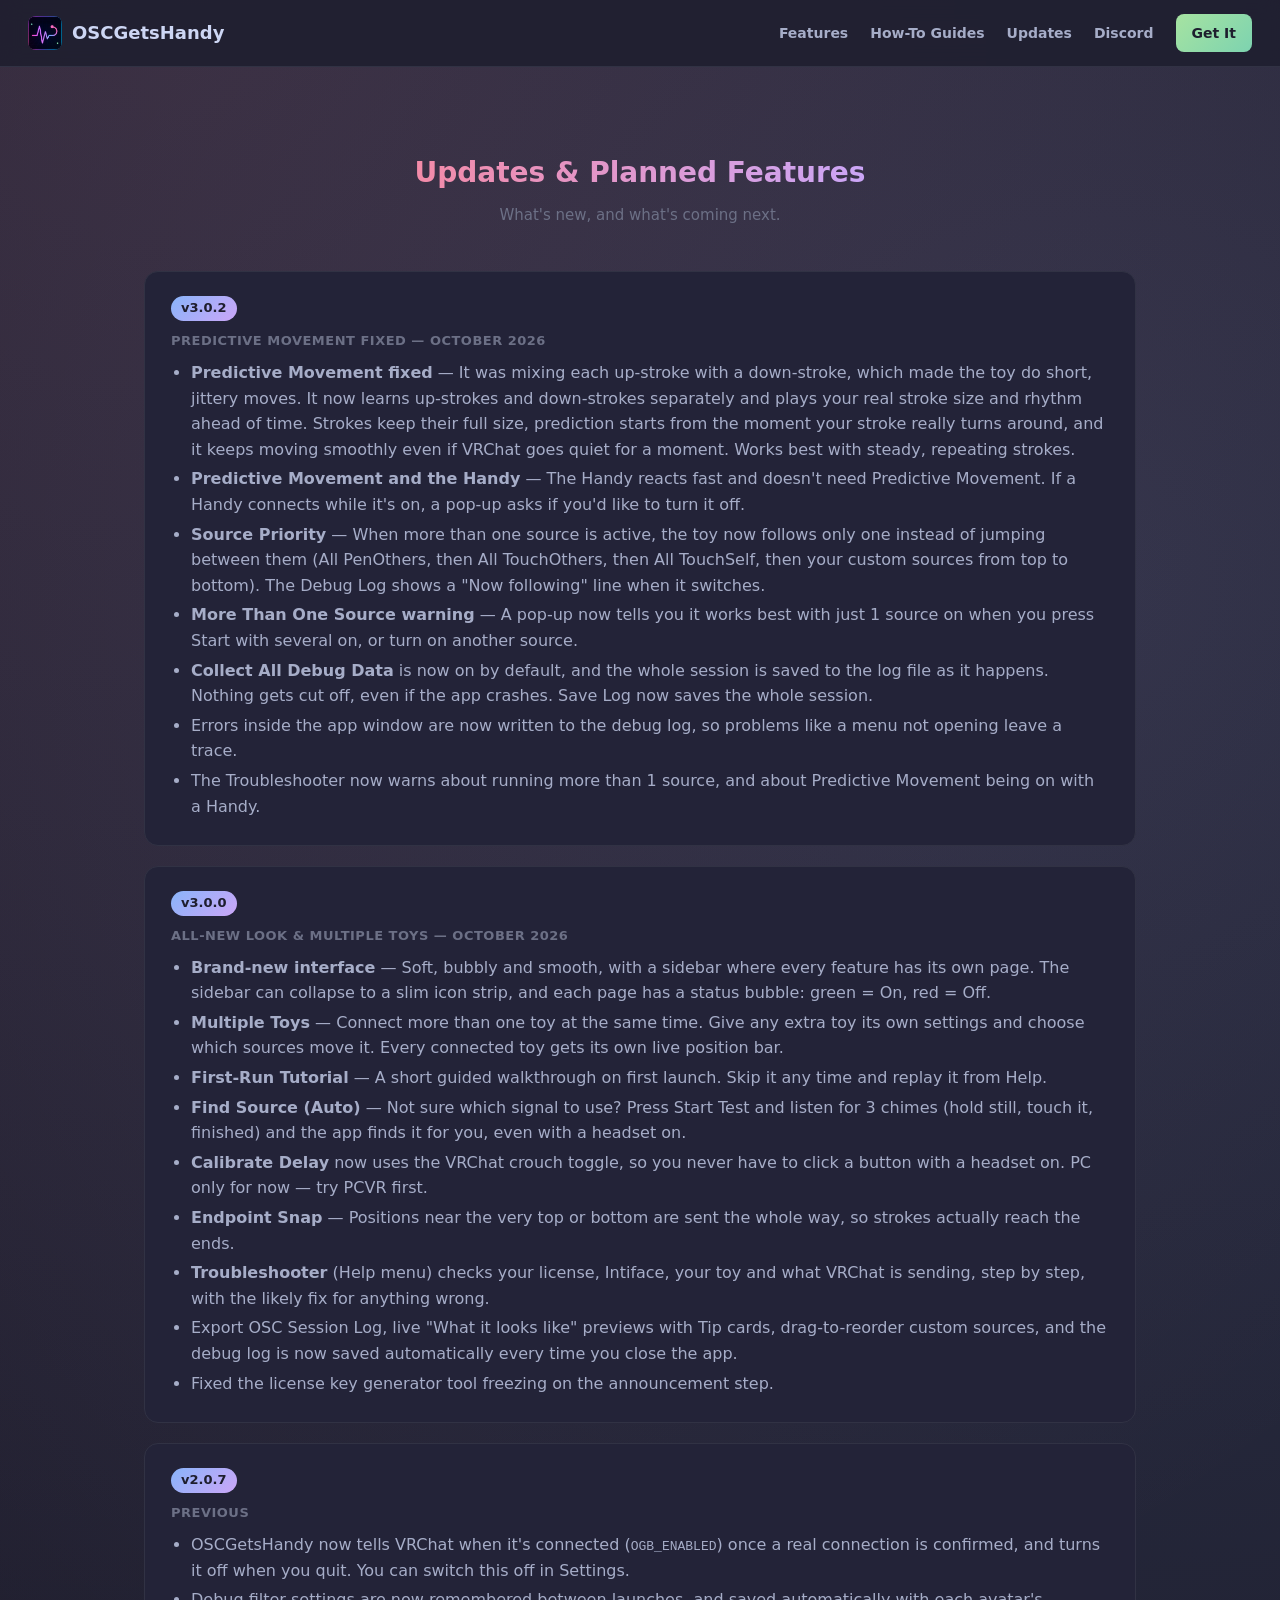
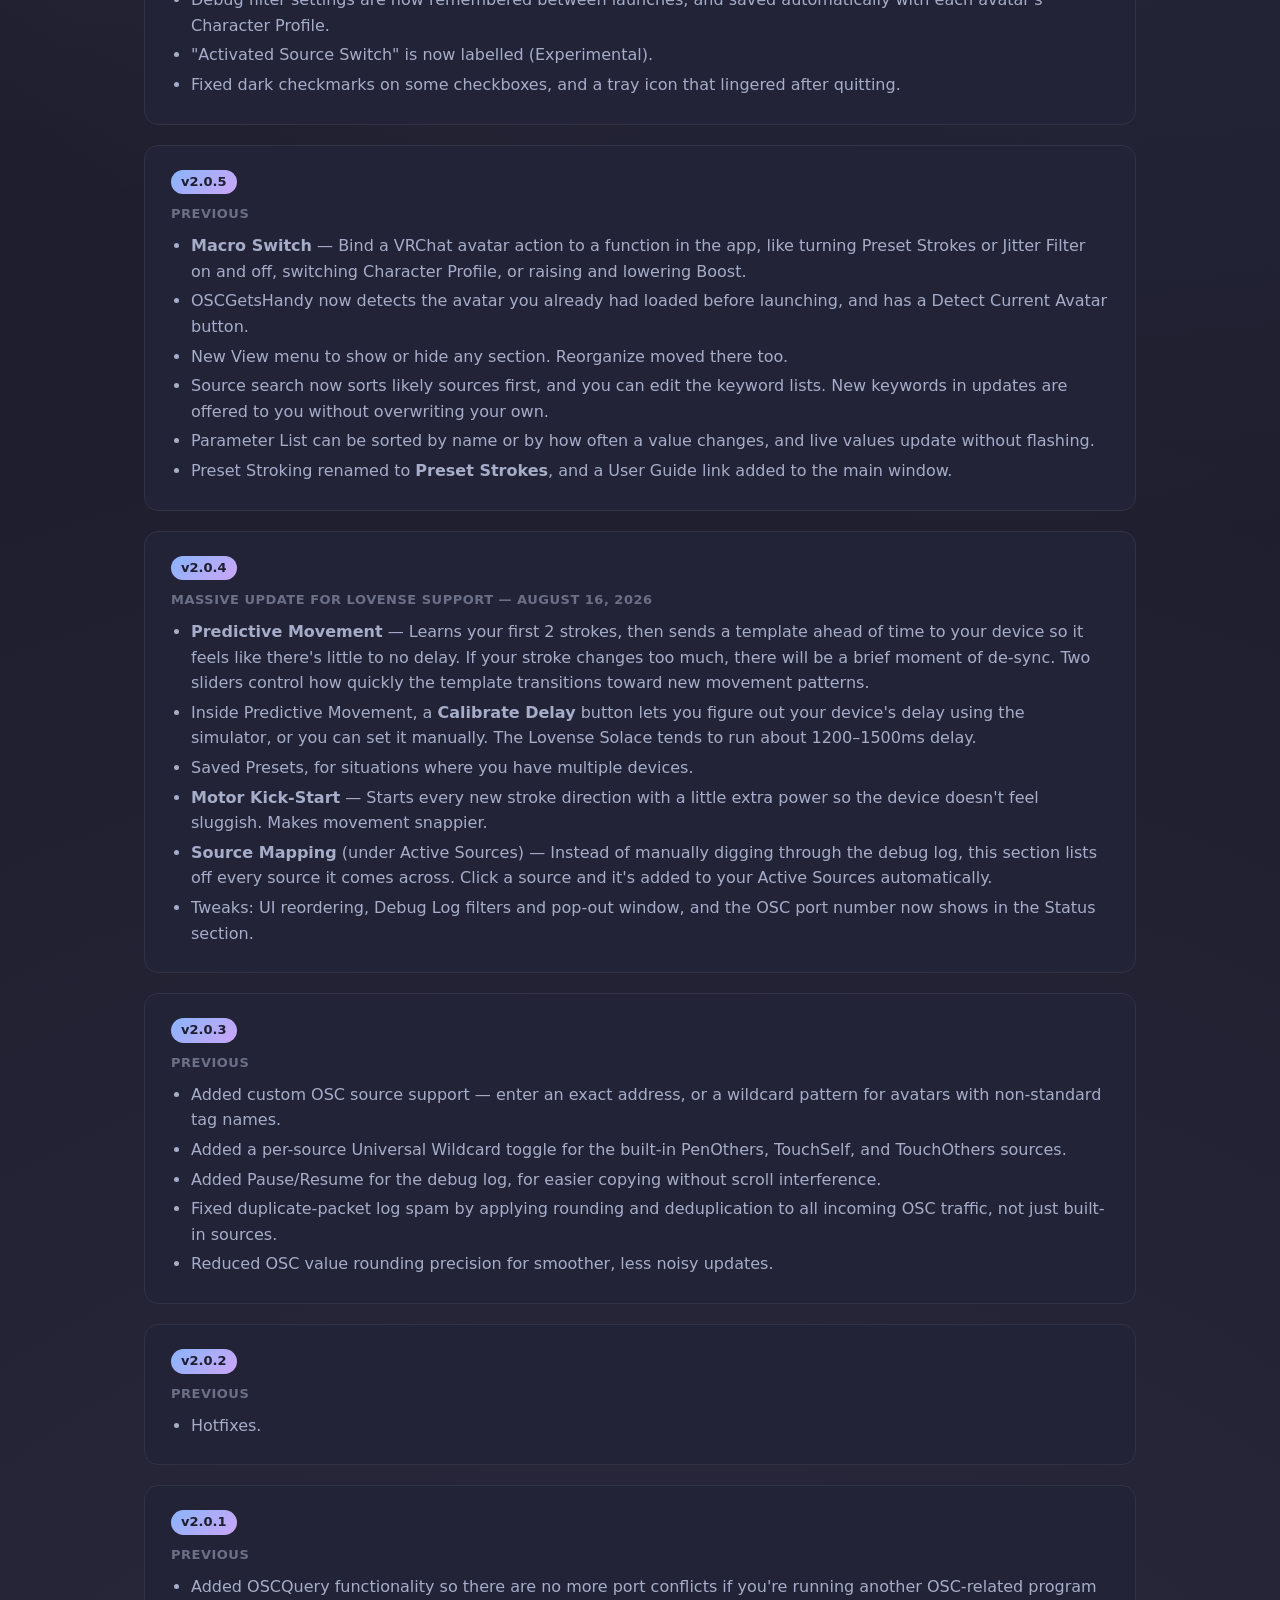
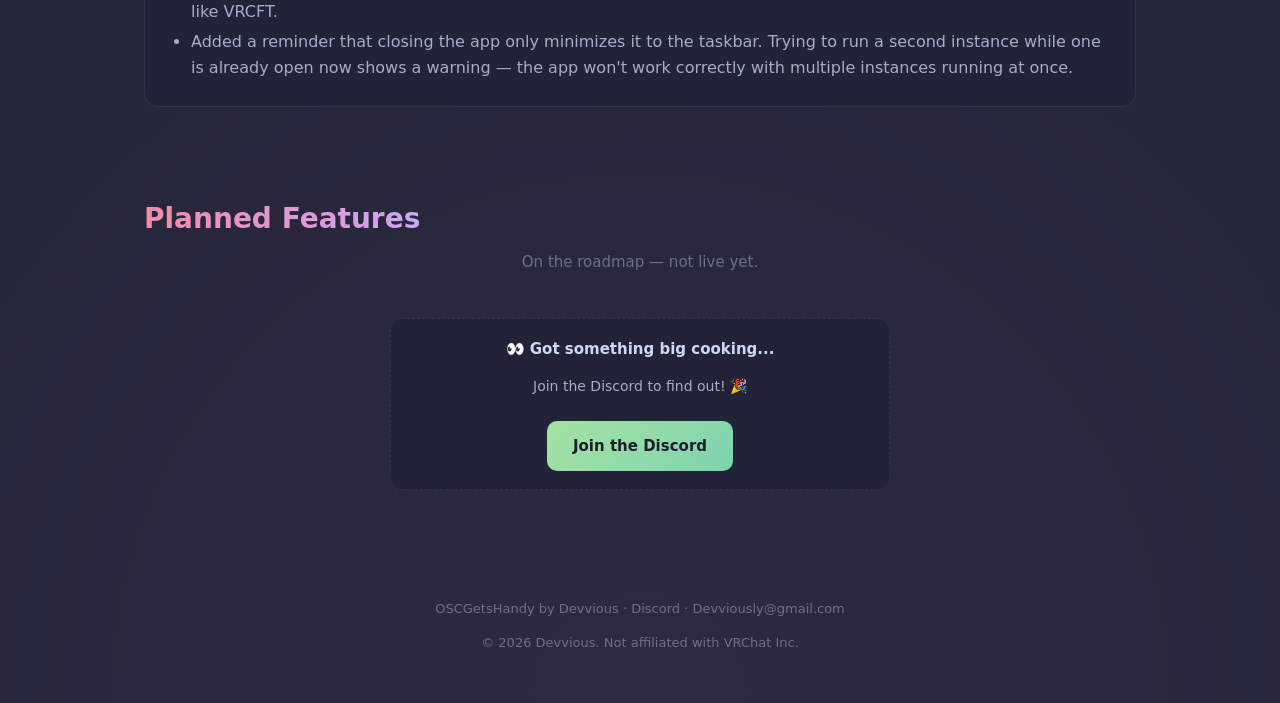
<file: updates.html>
<!DOCTYPE html>
<html lang="en">
<head>
<meta charset="UTF-8">
<meta name="viewport" content="width=device-width, initial-scale=1.0">
<title>Updates &amp; Planned Features — OSCGetsHandy</title>
<meta name="description" content="OSCGetsHandy update notes and what is coming next.">
<link rel="icon" href="favicon.ico">
<link rel="stylesheet" href="style.css">
</head>
<body>

<nav>
  <a href="index.html" class="brand">
    <img src="logomark.png" alt="OSCGetsHandy logo" class="logo-mark">
    OSCGetsHandy
  </a>
  <div class="navlinks">
    <a href="index.html#features">Features</a>
    <a href="guides.html">How-To Guides</a>
    <a href="updates.html">Updates</a>
    <a href="https://discord.gg/hHBfj7q7Je" target="_blank" rel="noopener">Discord</a>
    <a class="cta" href="index.html#buy">Get It</a>
  </div>
</nav>

<section class="section">
  <div class="section-head"><h2>Updates &amp; Planned Features</h2></div>
  <div class="subtitle">What's new, and what's coming next.</div>

  <!-- ============================================================
       UPDATE LOG
       To add a new update: copy one .update-post block below,
       paste it right under this comment (newest on top), and edit
       the date/version/text. This is literally the same text you'd
       post in Discord — just wrapped in <li> tags.
  ============================================================= -->

  <div class="update-post">
    <div class="version">v3.0.2</div>
    <div class="date">Predictive Movement Fixed &mdash; October 2026</div>
    <ul>
      <li><strong>Predictive Movement fixed</strong> &mdash; It was mixing each up-stroke with a down-stroke, which made the toy do short, jittery moves. It now learns up-strokes and down-strokes separately and plays your real stroke size and rhythm ahead of time. Strokes keep their full size, prediction starts from the moment your stroke really turns around, and it keeps moving smoothly even if VRChat goes quiet for a moment. Works best with steady, repeating strokes.</li>
      <li><strong>Predictive Movement and the Handy</strong> &mdash; The Handy reacts fast and doesn't need Predictive Movement. If a Handy connects while it's on, a pop-up asks if you'd like to turn it off.</li>
      <li><strong>Source Priority</strong> &mdash; When more than one source is active, the toy now follows only one instead of jumping between them (All PenOthers, then All TouchOthers, then All TouchSelf, then your custom sources from top to bottom). The Debug Log shows a "Now following" line when it switches.</li>
      <li><strong>More Than One Source warning</strong> &mdash; A pop-up now tells you it works best with just 1 source on when you press Start with several on, or turn on another source.</li>
      <li><strong>Collect All Debug Data</strong> is now on by default, and the whole session is saved to the log file as it happens. Nothing gets cut off, even if the app crashes. Save Log now saves the whole session.</li>
      <li>Errors inside the app window are now written to the debug log, so problems like a menu not opening leave a trace.</li>
      <li>The Troubleshooter now warns about running more than 1 source, and about Predictive Movement being on with a Handy.</li>
    </ul>
  </div>

  <div class="update-post">
    <div class="version">v3.0.0</div>
    <div class="date">All-New Look &amp; Multiple Toys &mdash; October 2026</div>
    <ul>
      <li><strong>Brand-new interface</strong> &mdash; Soft, bubbly and smooth, with a sidebar where every feature has its own page. The sidebar can collapse to a slim icon strip, and each page has a status bubble: green = On, red = Off.</li>
      <li><strong>Multiple Toys</strong> &mdash; Connect more than one toy at the same time. Give any extra toy its own settings and choose which sources move it. Every connected toy gets its own live position bar.</li>
      <li><strong>First-Run Tutorial</strong> &mdash; A short guided walkthrough on first launch. Skip it any time and replay it from Help.</li>
      <li><strong>Find Source (Auto)</strong> &mdash; Not sure which signal to use? Press Start Test and listen for 3 chimes (hold still, touch it, finished) and the app finds it for you, even with a headset on.</li>
      <li><strong>Calibrate Delay</strong> now uses the VRChat crouch toggle, so you never have to click a button with a headset on. PC only for now &mdash; try PCVR first.</li>
      <li><strong>Endpoint Snap</strong> &mdash; Positions near the very top or bottom are sent the whole way, so strokes actually reach the ends.</li>
      <li><strong>Troubleshooter</strong> (Help menu) checks your license, Intiface, your toy and what VRChat is sending, step by step, with the likely fix for anything wrong.</li>
      <li>Export OSC Session Log, live "What it looks like" previews with Tip cards, drag-to-reorder custom sources, and the debug log is now saved automatically every time you close the app.</li>
      <li>Fixed the license key generator tool freezing on the announcement step.</li>
    </ul>
  </div>

  <div class="update-post">
    <div class="version">v2.0.7</div>
    <div class="date">Previous</div>
    <ul>
      <li>OSCGetsHandy now tells VRChat when it's connected (<code>OGB_ENABLED</code>) once a real connection is confirmed, and turns it off when you quit. You can switch this off in Settings.</li>
      <li>Debug filter settings are now remembered between launches, and saved automatically with each avatar's Character Profile.</li>
      <li>"Activated Source Switch" is now labelled (Experimental).</li>
      <li>Fixed dark checkmarks on some checkboxes, and a tray icon that lingered after quitting.</li>
    </ul>
  </div>

  <div class="update-post">
    <div class="version">v2.0.5</div>
    <div class="date">Previous</div>
    <ul>
      <li><strong>Macro Switch</strong> &mdash; Bind a VRChat avatar action to a function in the app, like turning Preset Strokes or Jitter Filter on and off, switching Character Profile, or raising and lowering Boost.</li>
      <li>OSCGetsHandy now detects the avatar you already had loaded before launching, and has a Detect Current Avatar button.</li>
      <li>New View menu to show or hide any section. Reorganize moved there too.</li>
      <li>Source search now sorts likely sources first, and you can edit the keyword lists. New keywords in updates are offered to you without overwriting your own.</li>
      <li>Parameter List can be sorted by name or by how often a value changes, and live values update without flashing.</li>
      <li>Preset Stroking renamed to <strong>Preset Strokes</strong>, and a User Guide link added to the main window.</li>
    </ul>
  </div>

  <div class="update-post">
    <div class="version">v2.0.4</div>
    <div class="date">Massive Update for Lovense Support — August 16, 2026</div>
    <ul>
      <li><strong>Predictive Movement</strong> — Learns your first 2 strokes, then sends a template ahead of time to your device so it feels like there's little to no delay. If your stroke changes too much, there will be a brief moment of de-sync. Two sliders control how quickly the template transitions toward new movement patterns.</li>
      <li>Inside Predictive Movement, a <strong>Calibrate Delay</strong> button lets you figure out your device's delay using the simulator, or you can set it manually. The Lovense Solace tends to run about 1200–1500ms delay.</li>
      <li>Saved Presets, for situations where you have multiple devices.</li>
      <li><strong>Motor Kick-Start</strong> — Starts every new stroke direction with a little extra power so the device doesn't feel sluggish. Makes movement snappier.</li>
      <li><strong>Source Mapping</strong> (under Active Sources) — Instead of manually digging through the debug log, this section lists off every source it comes across. Click a source and it's added to your Active Sources automatically.</li>
      <li>Tweaks: UI reordering, Debug Log filters and pop-out window, and the OSC port number now shows in the Status section.</li>
    </ul>
  </div>

  <div class="update-post">
    <div class="version">v2.0.3</div>
    <div class="date">Previous</div>
    <ul>
      <li>Added custom OSC source support — enter an exact address, or a wildcard pattern for avatars with non-standard tag names.</li>
      <li>Added a per-source Universal Wildcard toggle for the built-in PenOthers, TouchSelf, and TouchOthers sources.</li>
      <li>Added Pause/Resume for the debug log, for easier copying without scroll interference.</li>
      <li>Fixed duplicate-packet log spam by applying rounding and deduplication to all incoming OSC traffic, not just built-in sources.</li>
      <li>Reduced OSC value rounding precision for smoother, less noisy updates.</li>
    </ul>
  </div>

  <div class="update-post">
    <div class="version">v2.0.2</div>
    <div class="date">Previous</div>
    <ul>
      <li>Hotfixes.</li>
    </ul>
  </div>

  <div class="update-post">
    <div class="version">v2.0.1</div>
    <div class="date">Previous</div>
    <ul>
      <li>Added OSCQuery functionality so there are no more port conflicts if you're running another OSC-related program like VRCFT.</li>
      <li>Added a reminder that closing the app only minimizes it to the taskbar. Trying to run a second instance while one is already open now shows a warning — the app won't work correctly with multiple instances running at once.</li>
    </ul>
  </div>

  <h2 style="margin-top:70px;">Planned Features</h2>
  <div class="subtitle">On the roadmap — not live yet.</div>
  <div class="planned-card" style="max-width:500px;margin:0 auto;text-align:center;">
    <h4>👀 Got something big cooking...</h4>
    <p>Join the Discord to find out! 🎉</p>
    <a href="https://discord.gg/hHBfj7q7Je" target="_blank" rel="noopener" class="btn btn-primary" style="margin-top:10px;">Join the Discord</a>
  </div>

</section>

<footer>
  <p>OSCGetsHandy by Devvious · <a href="https://discord.gg/hHBfj7q7Je" target="_blank" rel="noopener">Discord</a> · <a href="mailto:Devviously@gmail.com">Devviously@gmail.com</a></p>
  <p>&copy; 2026 Devvious. Not affiliated with VRChat Inc.</p>
</footer>

</body>
</html>
</file>
<file: style.css>
:root{
  --bg:#1e1e2e;
  --bg2:#181825;
  --card:#232338;
  --border:#313244;
  --fg:#cdd6f4;
  --dim:#a6adc8;
  --dim2:#6c7086;
  --accent:#cba6f7;
  --pink:#f38ba8;
  --green:#a6e3a1;
  --blue:#89b4fa;
  --yellow:#f9e2af;
  --orange:#fab387;
}
*{box-sizing:border-box;}
html{scroll-behavior:smooth;}
body{
  margin:0;
  background:
    radial-gradient(circle at 15% 0%, rgba(243,139,168,0.12), transparent 45%),
    radial-gradient(circle at 85% 15%, rgba(137,180,250,0.12), transparent 45%),
    radial-gradient(circle at 50% 100%, rgba(203,166,247,0.09), transparent 50%),
    var(--bg);
  color:var(--fg);
  font-family:"Segoe UI",system-ui,-apple-system,sans-serif;
  line-height:1.6;
  min-height:100vh;
}
a{color:var(--accent);text-decoration:none;}
a:hover{text-decoration:underline;}

nav{
  position:sticky;top:0;z-index:50;
  display:flex;align-items:center;justify-content:space-between;
  padding:14px 28px;
  background:rgba(30,30,46,0.85);
  backdrop-filter:blur(10px);
  border-bottom:1px solid var(--border);
}
.brand{display:flex;align-items:center;gap:10px;font-weight:700;font-size:18px;color:var(--fg);}
.brand:hover{text-decoration:none;}
.logo-mark{display:block;height:34px;width:34px;border-radius:8px;object-fit:cover;}
.navlinks{display:flex;gap:22px;align-items:center;}
.navlinks a{color:var(--dim);font-size:14px;font-weight:600;}
.navlinks a:hover{color:var(--fg);}
.navlinks .cta{
  background:linear-gradient(135deg,var(--green),#7dd3b0);
  color:var(--bg);
  padding:8px 16px;border-radius:8px;font-weight:700;
}
.navlinks .cta:hover{filter:brightness(1.08);text-decoration:none;}

header.hero{
  text-align:center;
  padding:80px 20px 50px;
  max-width:820px;margin:0 auto;
}
.hero-logo{
  width:360px;max-width:70vw;height:360px;max-height:70vw;
  border-radius:64px;margin-bottom:10px;
  filter:drop-shadow(0 20px 60px rgba(203,166,247,0.35));
}
.hero .kicker{
  color:var(--pink);font-weight:700;letter-spacing:1px;
  font-size:13px;text-transform:uppercase;margin-bottom:14px;
}
.hero h1{
  font-size:44px;font-weight:800;margin:0 0 18px;
  color:var(--fg);
}
.hero h1 span{
  background:linear-gradient(90deg,var(--pink),var(--accent),var(--blue));
  -webkit-background-clip:text;
  background-clip:text;
  color:transparent;
}
.hero p{
  color:var(--dim);font-size:17px;max-width:560px;margin:0 auto 34px;
}
.hero-btns{display:flex;gap:14px;justify-content:center;flex-wrap:wrap;}
.btn{
  display:inline-block;padding:13px 26px;border-radius:10px;
  font-weight:700;font-size:15px;cursor:pointer;border:none;
}
.btn-primary{background:linear-gradient(135deg,var(--green),#7dd3b0);color:var(--bg);}
.btn-primary:hover{filter:brightness(1.08);text-decoration:none;}
.btn-secondary{background:var(--card);color:var(--fg);border:1px solid var(--border);}
.btn-secondary:hover{background:var(--border);text-decoration:none;}

/* hero screenshot */
.hero-shot{max-width:1000px;margin:10px auto 0;padding:0 20px;}
.hero-shot img{
  width:100%;height:auto;border-radius:20px;border:1px solid var(--border);
  box-shadow:0 30px 80px rgba(0,0,0,0.45);
  display:block;
}

.section{max-width:1040px;margin:0 auto;padding:60px 24px;}
.section h2{
  font-size:28px;font-weight:800;margin-bottom:8px;color:var(--fg);
  text-align:center;
  background:linear-gradient(90deg,var(--pink),var(--accent));
  -webkit-background-clip:text;background-clip:text;color:transparent;
  display:inline-block;
}
.section-head{text-align:center;}
.section .subtitle{
  color:var(--dim2);text-align:center;margin-bottom:44px;font-size:15px;
}

.grid{display:grid;grid-template-columns:repeat(auto-fit,minmax(250px,1fr));gap:18px;}
.card{
  background:var(--card);border:1px solid var(--border);
  border-radius:14px;padding:22px;
  border-top:3px solid transparent;
  transition:transform .15s ease;
}
.card:hover{transform:translateY(-3px);}
.card .icon{font-size:26px;margin-bottom:10px;display:block;}
.card h3{margin:0 0 8px;font-size:16px;color:var(--fg);}
.card p{margin:0 0 10px;color:var(--dim);font-size:14px;}
.card a{font-size:13px;font-weight:700;}
.card .tag{
  display:inline-block;font-size:10px;font-weight:800;letter-spacing:.5px;text-transform:uppercase;
  color:var(--bg);background:linear-gradient(135deg,var(--yellow),var(--orange));
  padding:2px 8px;border-radius:20px;margin-left:6px;vertical-align:middle;
}

.grad-1{border-top-color:var(--pink);}
.grad-2{border-top-color:var(--yellow);}
.grad-3{border-top-color:var(--green);}
.grad-4{border-top-color:var(--blue);}
.grad-5{border-top-color:var(--accent);}
.grad-6{border-top-color:#eba0ac;}
.grad-7{border-top-color:var(--orange);}
.grad-8{border-top-color:#94e2d5;}

/* feature-with-screenshot rows */
.feature-row{
  display:flex;gap:40px;align-items:center;margin-bottom:70px;
}
.feature-row.reverse{flex-direction:row-reverse;}
.feature-row .ftext{flex:1 1 320px;min-width:260px;}
.feature-row .fshot{flex:1 1 420px;min-width:280px;}
.feature-row .fshot img{
  width:100%;height:auto;border-radius:16px;border:1px solid var(--border);
  box-shadow:0 20px 50px rgba(0,0,0,0.4);display:block;
}
.feature-row .eyebrow{
  color:var(--pink);font-weight:700;font-size:12px;text-transform:uppercase;
  letter-spacing:1px;margin-bottom:10px;
}
.feature-row h3{font-size:24px;margin:0 0 12px;color:var(--fg);}
.feature-row p{color:var(--dim);font-size:15px;margin:0 0 10px;}
.feature-row a.readmore{font-size:13px;font-weight:700;}
@media(max-width:760px){
  .feature-row, .feature-row.reverse{flex-direction:column;}
}

.steps{counter-reset:step;display:flex;flex-direction:column;gap:0;}
.step{
  display:flex;gap:18px;padding:20px 0;
  border-bottom:1px solid var(--border);
}
.step:last-child{border-bottom:none;}
.step .num{
  flex:none;width:34px;height:34px;border-radius:50%;
  background:linear-gradient(135deg,var(--pink),var(--accent));
  color:var(--bg);font-weight:800;
  display:flex;align-items:center;justify-content:center;font-size:15px;
}
.step h4{margin:2px 0 6px;color:var(--fg);font-size:16px;}
.step p{margin:0;color:var(--dim);font-size:14px;}

.compat{
  display:flex;flex-wrap:wrap;gap:10px;justify-content:center;
}
.pill{
  background:var(--card);border:1px solid var(--border);
  padding:9px 16px;border-radius:20px;font-size:14px;color:var(--dim);
}

.cta-band{
  text-align:center;padding:70px 24px;
  background:linear-gradient(180deg,var(--bg2),var(--bg));
  border-top:1px solid var(--border);
  border-bottom:1px solid var(--border);
}
.cta-band h2{font-size:26px;margin-bottom:10px;color:var(--fg);}
.cta-band p{color:var(--dim);margin-bottom:26px;}

.price{
  display:inline-block;background:var(--card);border:1px solid var(--border);
  border-radius:16px;padding:30px 40px;margin-bottom:24px;
}
.price .amount{
  font-size:32px;font-weight:800;
  background:linear-gradient(90deg,var(--green),var(--blue));
  -webkit-background-clip:text;background-clip:text;color:transparent;
}
.price .label{color:var(--dim2);font-size:13px;text-transform:uppercase;letter-spacing:1px;}

footer{
  text-align:center;padding:36px 20px;color:var(--dim2);font-size:13px;
}
footer a{color:var(--dim2);}
footer a:hover{color:var(--fg);}

.note{
  background:var(--card);border:1px solid var(--border);
  border-left:3px solid var(--yellow);
  padding:14px 18px;border-radius:8px;color:var(--dim);font-size:14px;
  max-width:700px;margin:30px auto 0;
}

/* ---- Guides page ---- */
.guide-toc{
  background:var(--card);border:1px solid var(--border);
  border-radius:14px;padding:20px 24px;margin-bottom:40px;
}
.guide-toc h4{margin:0 0 10px;color:var(--fg);}
.guide-toc ol{margin:0;padding-left:20px;color:var(--dim);}
.guide-toc li{margin-bottom:6px;}
.guide-toc a{font-weight:600;}

.guide{
  background:var(--card);border:1px solid var(--border);
  border-left:4px solid var(--accent);
  border-radius:14px;padding:26px 28px;margin-bottom:24px;
  scroll-margin-top:90px;
}
.guide h3{margin:0 0 4px;font-size:20px;color:var(--fg);}
.guide .priority{
  display:inline-block;font-size:11px;font-weight:700;letter-spacing:.5px;
  text-transform:uppercase;color:var(--bg);
  background:var(--accent);padding:3px 9px;border-radius:20px;margin-bottom:14px;
}
.guide ol, .guide ul{color:var(--dim);padding-left:22px;}
.guide li{margin-bottom:6px;}
.guide p{color:var(--dim);}
.guide .tip{
  background:rgba(249,226,175,0.08);border-left:3px solid var(--yellow);
  padding:10px 14px;border-radius:8px;font-size:14px;color:var(--dim);margin-top:14px;
}
.guide .gshot{margin:16px 0;}
.guide .gshot img{
  width:100%;max-width:720px;height:auto;border-radius:12px;border:1px solid var(--border);
  box-shadow:0 14px 40px rgba(0,0,0,0.35);display:block;
}
.guide figcaption{color:var(--dim2);font-size:12.5px;margin-top:6px;}
.gshots{
  display:grid;grid-template-columns:repeat(auto-fit,minmax(300px,1fr));gap:16px;margin:16px 0;
}
.gshots .gshot{margin:0;}
.gshots .gshot img{max-width:100%;}
.guide h4{margin:22px 0 4px;font-size:16px;color:var(--fg);scroll-margin-top:90px;}
.guide code, .note code{
  background:rgba(203,166,247,0.12);color:var(--accent);
  padding:1px 6px;border-radius:5px;font-size:0.92em;
}
.guide strong{color:var(--fg);}

/* ---- Updates page ---- */
.update-post{
  background:var(--card);border:1px solid var(--border);
  border-radius:14px;padding:22px 26px;margin-bottom:20px;
}
.update-post .date{
  color:var(--dim2);font-size:13px;font-weight:700;text-transform:uppercase;
  letter-spacing:.5px;margin-bottom:8px;
}
.update-post .version{
  display:inline-block;background:linear-gradient(135deg,var(--blue),var(--accent));
  color:var(--bg);font-weight:800;font-size:13px;padding:2px 10px;border-radius:20px;
  margin-bottom:10px;
}
.update-post ul{color:var(--dim);padding-left:20px;margin:8px 0 0;}
.update-post li{margin-bottom:4px;}
.update-post p{color:var(--dim);margin:8px 0 0;}

.planned-grid{display:grid;grid-template-columns:repeat(auto-fit,minmax(230px,1fr));gap:16px;}
.planned-card{
  background:var(--card);border:1px dashed var(--border);
  border-radius:12px;padding:18px;color:var(--dim);font-size:14px;
}
.planned-card h4{margin:0 0 6px;color:var(--fg);font-size:15px;}

/* ---- small screens ---- */
@media(max-width:640px){
  nav{flex-wrap:wrap;gap:8px;padding:10px 16px;}
  .navlinks{gap:12px;flex-wrap:wrap;}
  .navlinks a{font-size:13px;}
  .navlinks .cta{padding:6px 12px;}
  header.hero{padding:50px 16px 36px;}
  .hero h1{font-size:32px;}
  .section{padding:44px 16px;}
  .guide{padding:20px 18px;}
  .hero-shot{padding:0 12px;}
  .price{padding:24px 22px;}
  .feature-row{gap:20px;margin-bottom:48px;}
}
</file>
